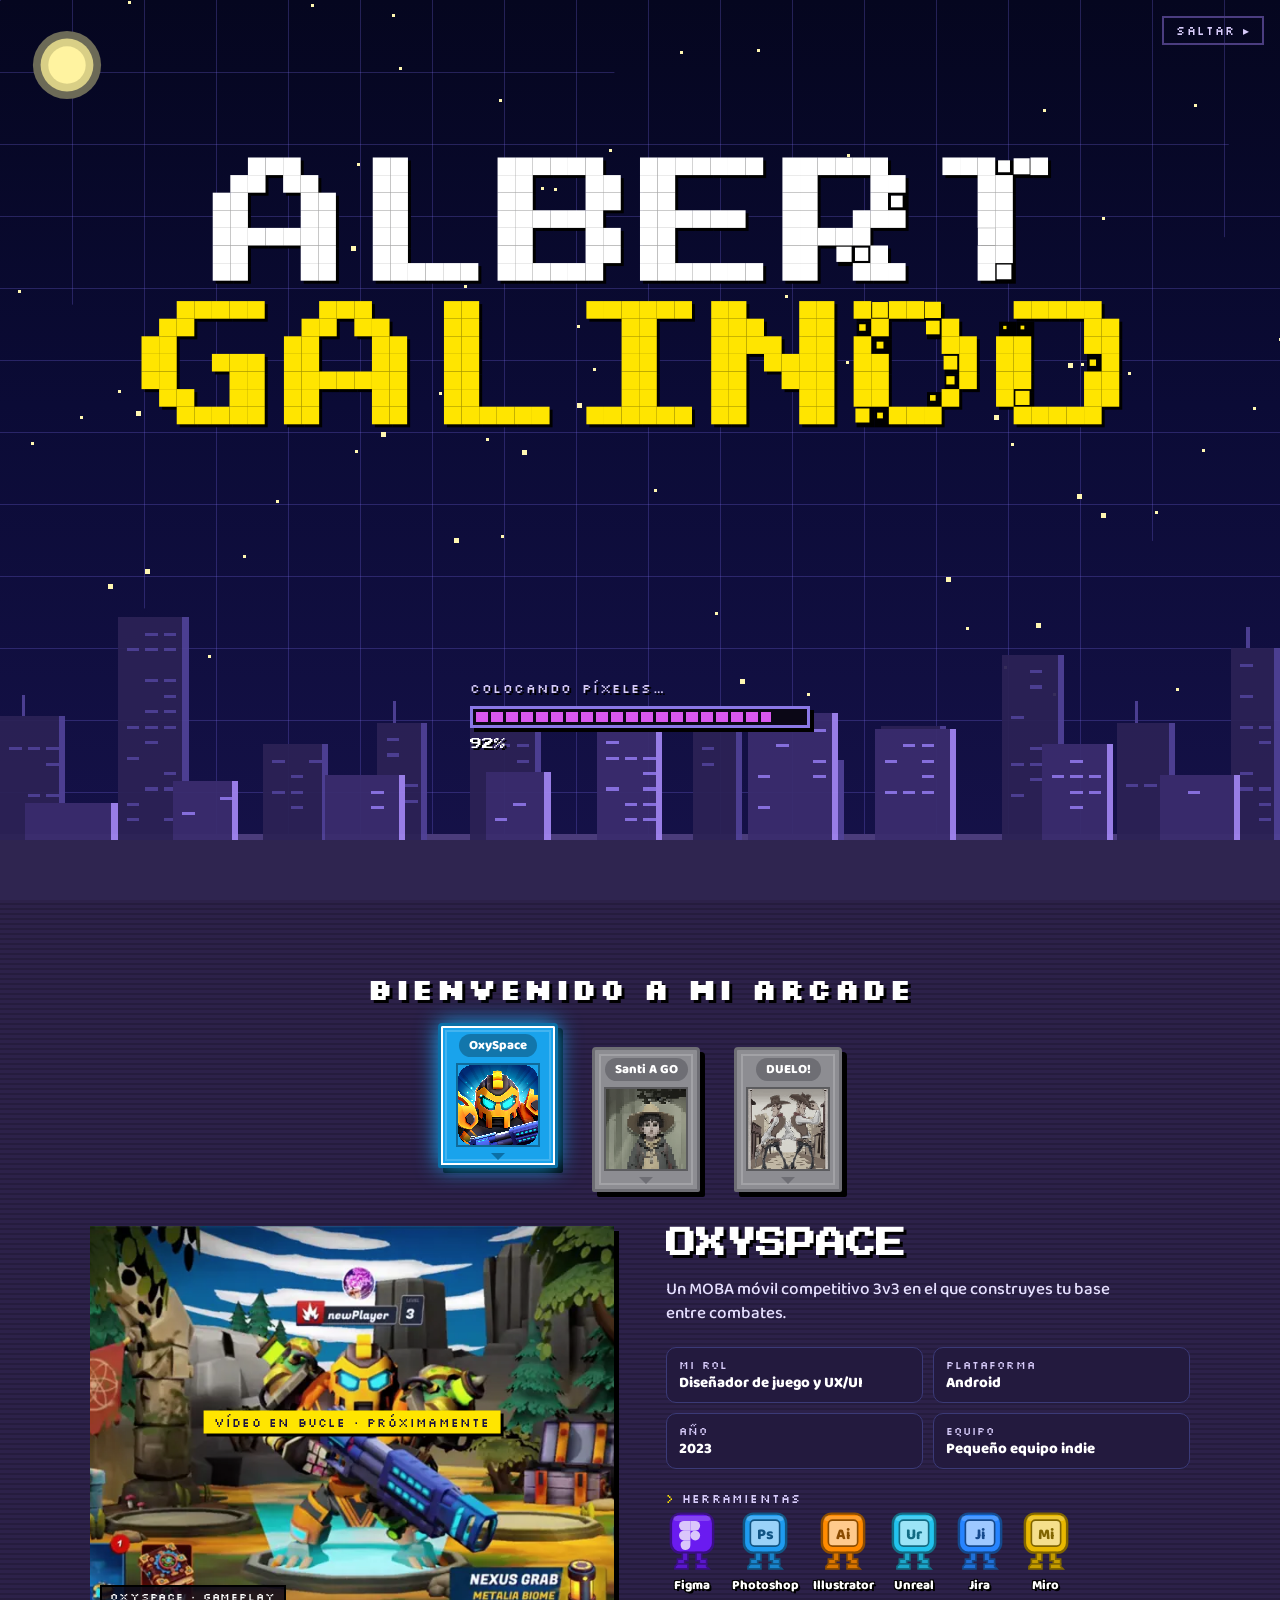
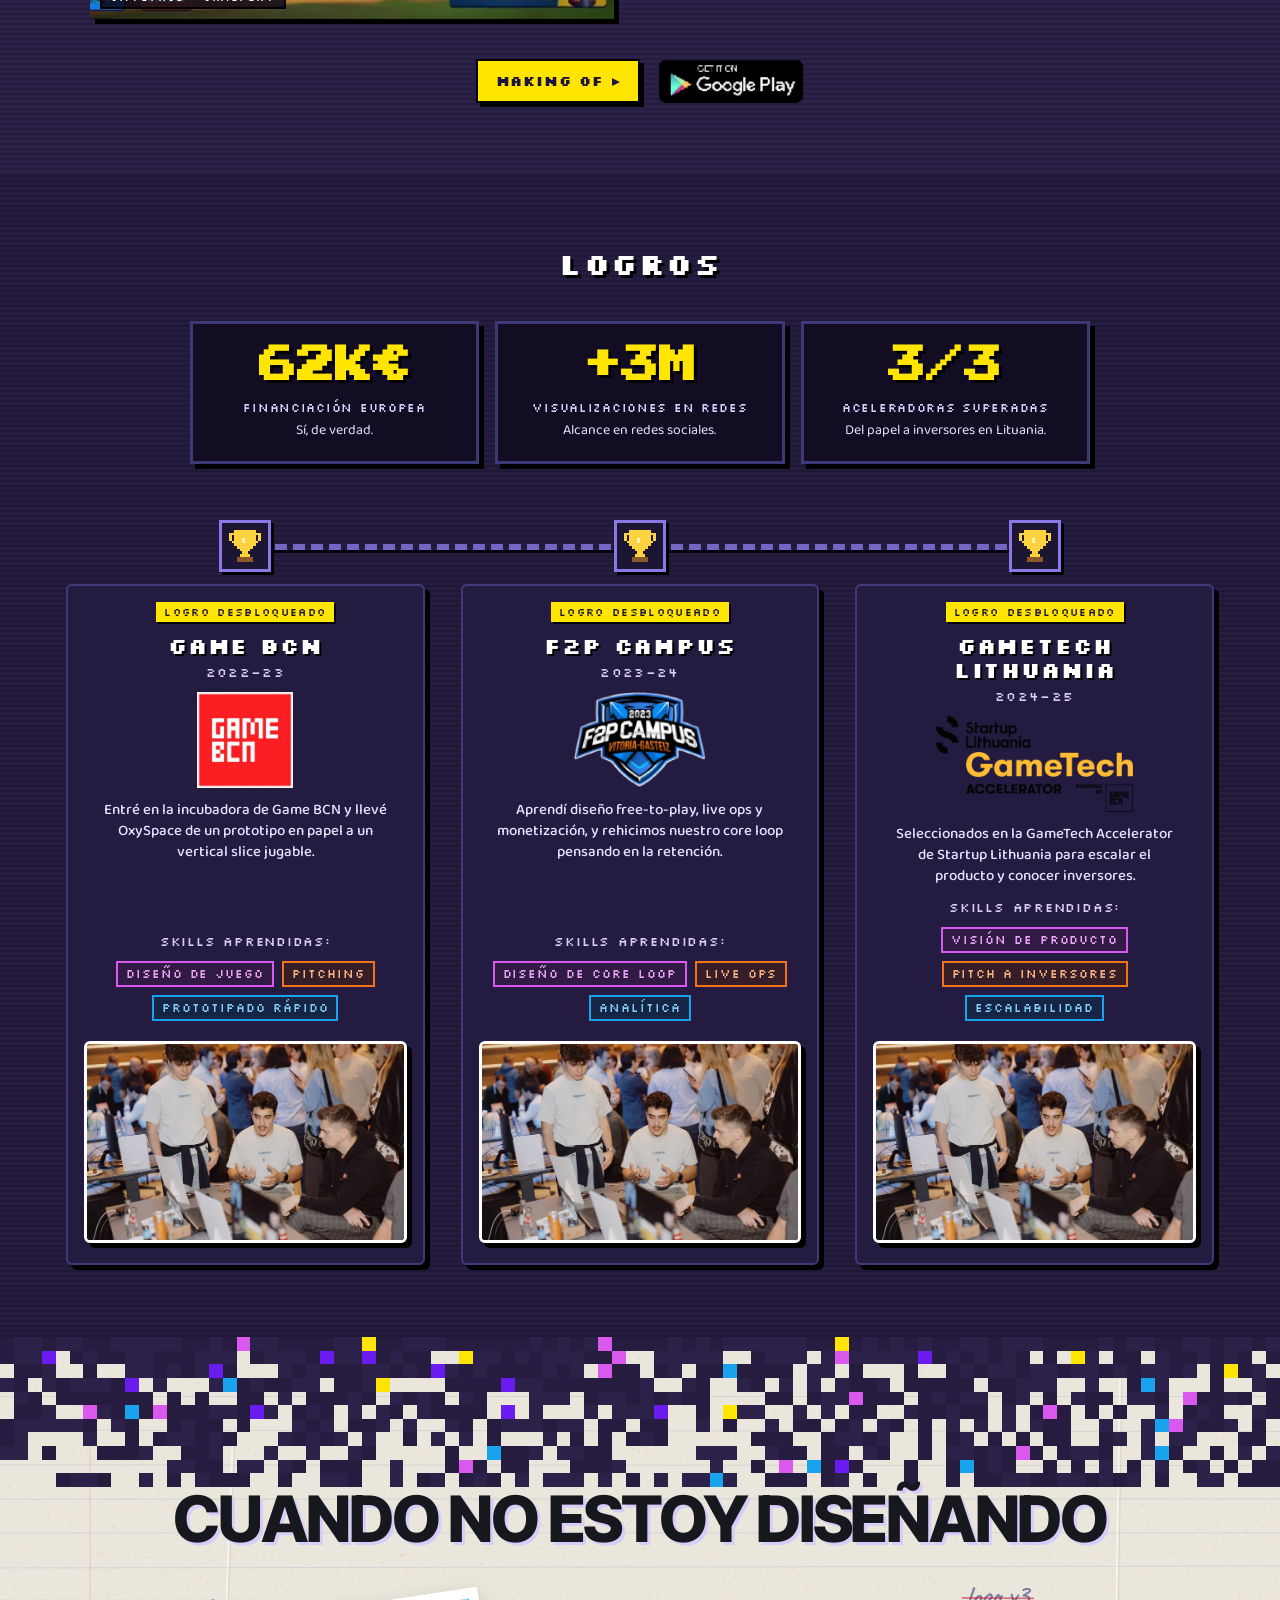
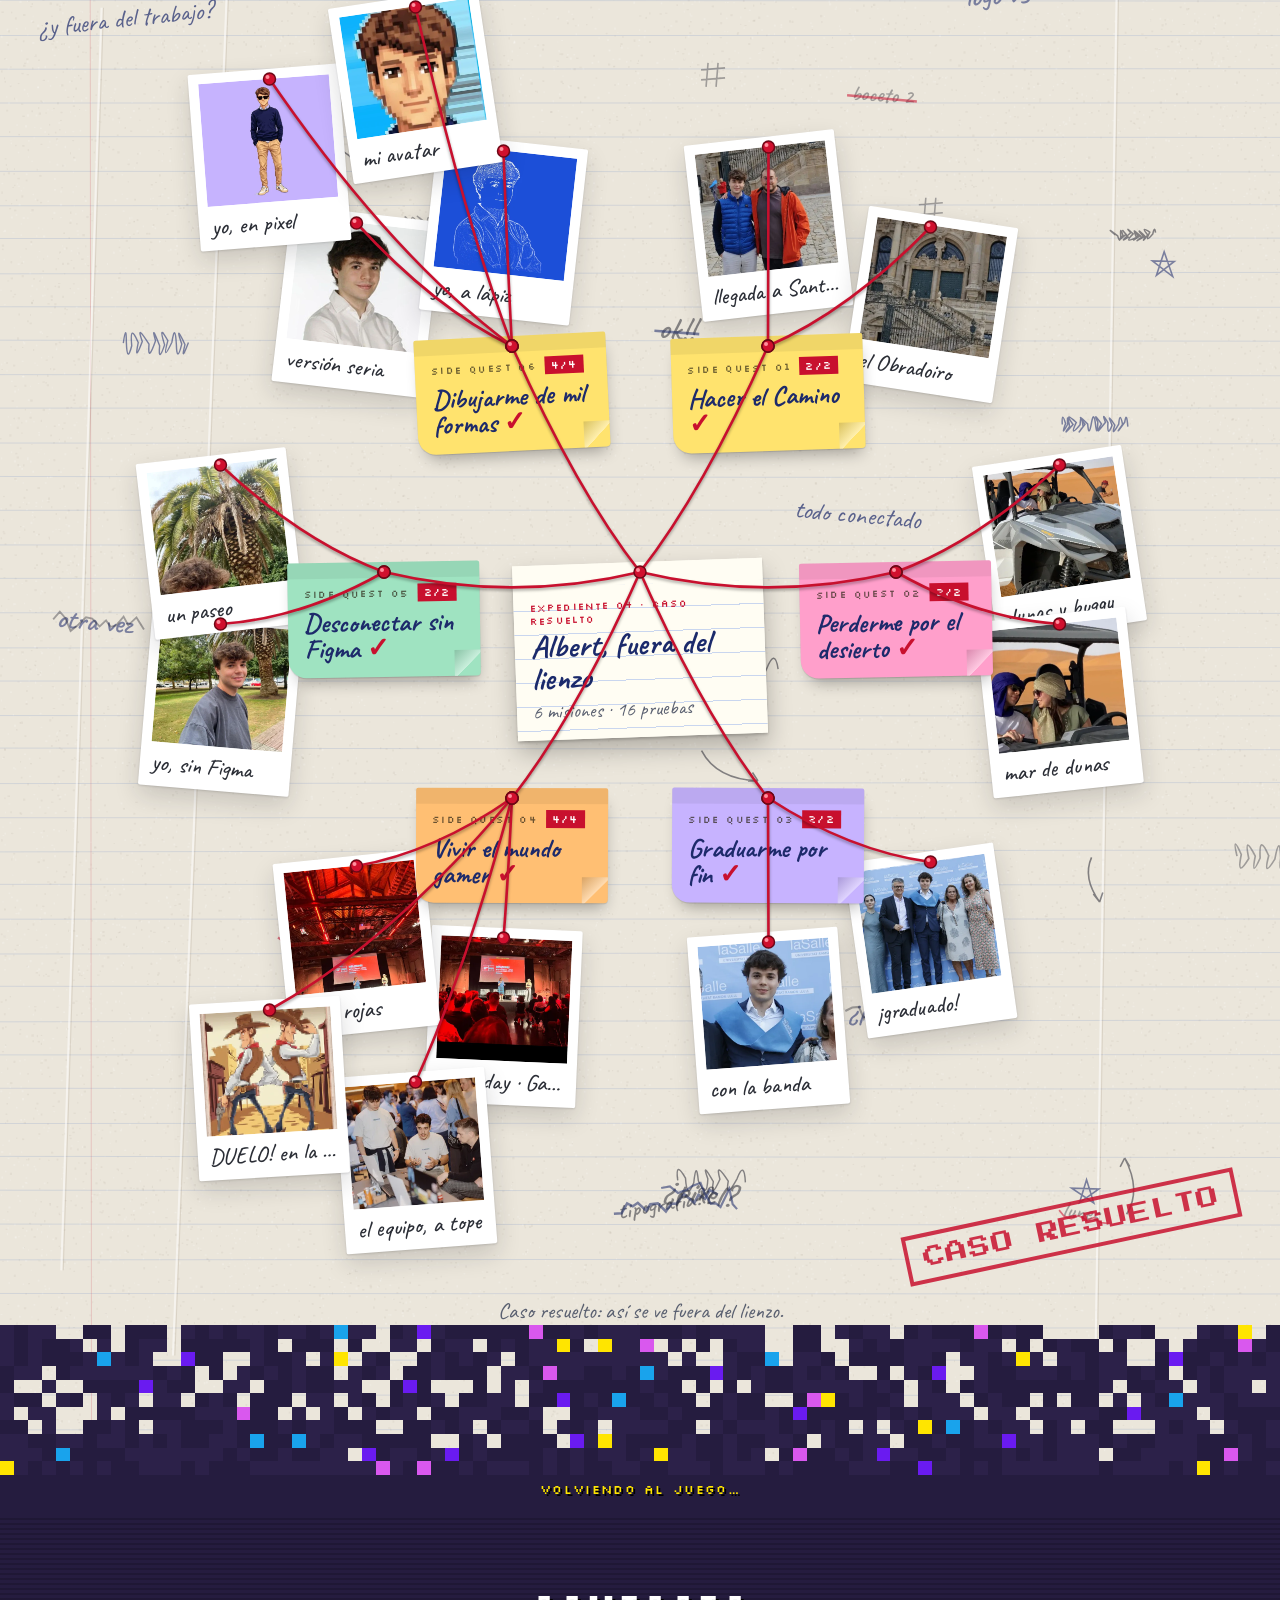
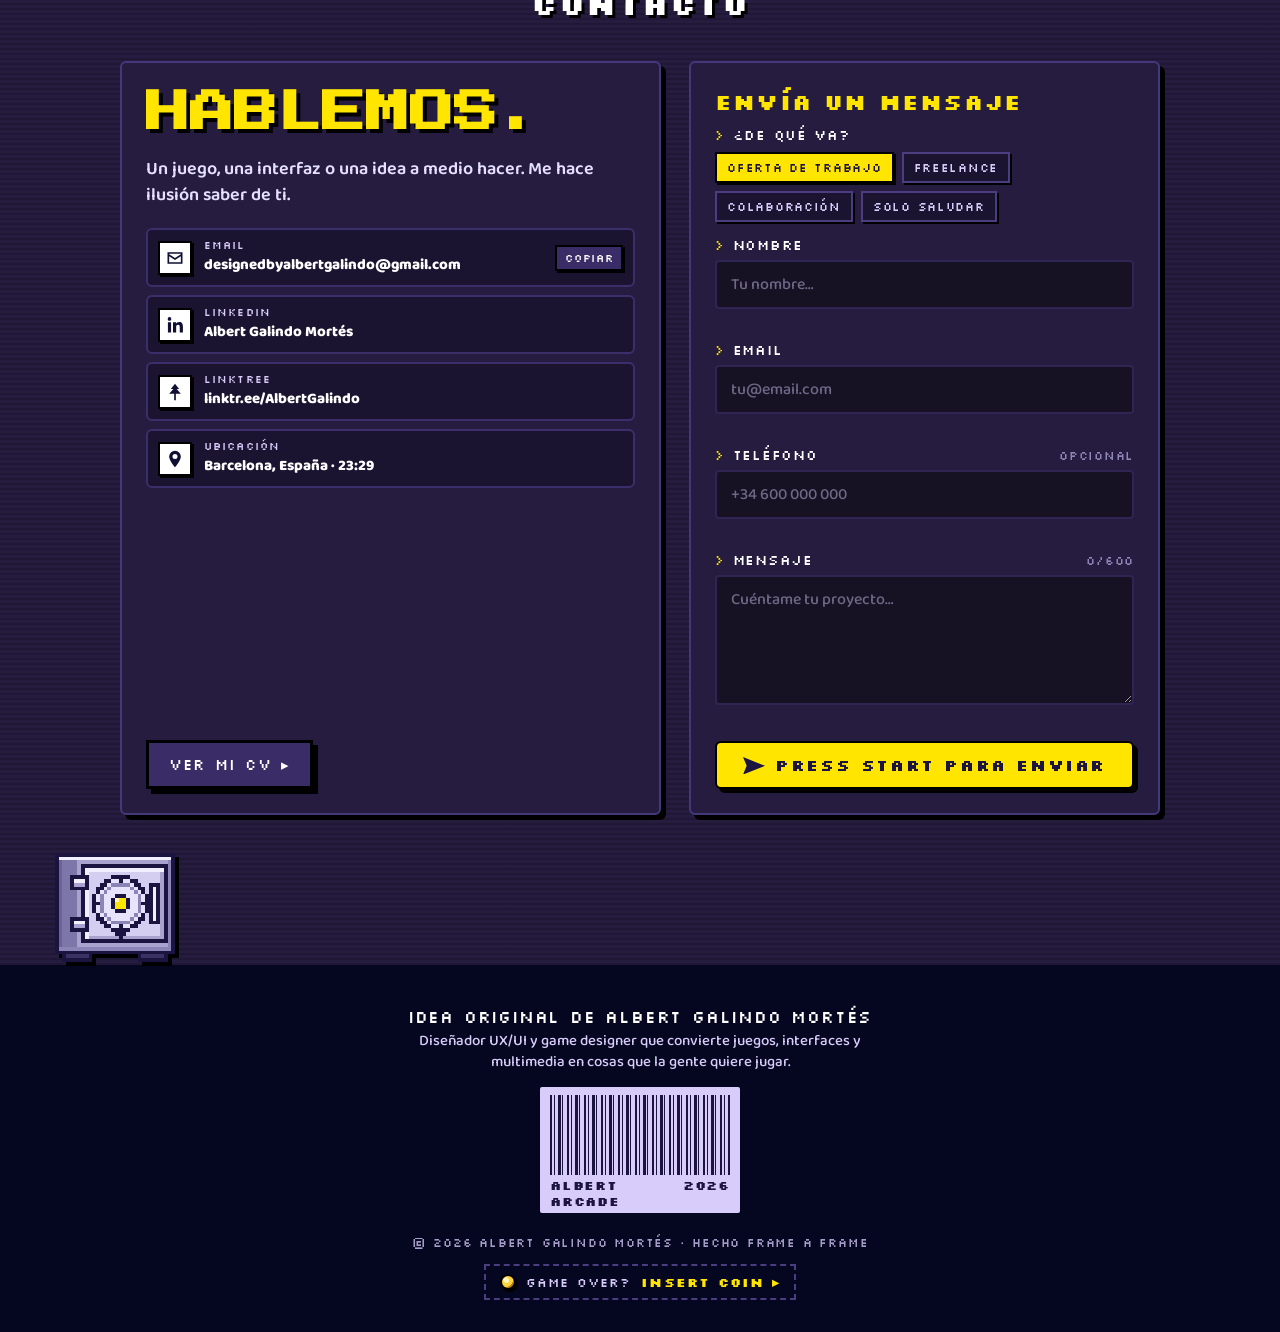
<file: albert-arcade/index.html>
<!doctype html>
<html lang="es">
<head>
<meta charset="utf-8">
<meta name="viewport" content="width=device-width, initial-scale=1, viewport-fit=cover">
<title>DesignedByAlbert</title>
<link rel="preconnect" href="https://fonts.googleapis.com">
<link rel="preconnect" href="https://fonts.gstatic.com" crossorigin>
<link rel="stylesheet" href="https://fonts.googleapis.com/css2?family=Press+Start+2P&family=Silkscreen:wght@400;700&family=Baloo+2:wght@500;600;700;800&family=Inter+Tight:wght@400;500;800&family=IBM+Plex+Mono:wght@400;500&family=Caveat:wght@500;700&display=swap">
<link rel="stylesheet" href="css/styles.css">
<noscript><style>.boot{display:none!important}</style></noscript>
<script src="js/00-failsafe.js"></script>
</head>
<body>
<div class="boot" id="boot" role="status" aria-label="Cargando la web">
  <canvas id="bootCv" aria-hidden="true"></canvas>
  <div class="boot-ui">
    <p class="boot-msg" id="bootMsg">INSERTANDO CARTUCHO…</p>
    <div class="boot-bar"><i id="bootFill"></i></div>
    <p class="boot-pct"><span id="bootPct">0%</span><span id="bootStart">PRESS START</span></p>
  </div>
  <button class="boot-skip" id="bootSkip" type="button">SALTAR ▸</button>
</div>
<script src="js/01-boot.js"></script>


<button class="wm-toggle" id="wmToggle" type="button" aria-controls="wm" aria-expanded="false">▦ MAPA</button>
<nav class="wm" id="wm" aria-label="Mapa de niveles">
  <div class="wm-head"><span>▦ MAPA</span></div>
  <div class="wm-mini" id="wmMini" title="Haz clic para ir a ese punto">
    <div class="wm-inner" id="wmInner"><div class="wm-clone" id="wmClone" aria-hidden="true" inert></div><div class="wm-rect" id="wmRect"></div></div>
    <div class="wm-path" id="wmPath"></div>
  </div>
  <div class="wm-foot"><span id="wmLvl">NIVEL 1</span><span id="wmName">INICIO</span></div>
</nav>

<!-- ============ HERO (igual que DesignedByAlbert) ============ -->
<section class="hero" id="hero" data-agent="¡Hola! Soy Albert. Pulsa «Ver proyectos» para ver mi trabajo.|¿Quieres saber qué estoy construyendo? ¡Mira SantiaGO!">
  <div class="stars" id="stars"></div>
  <div class="cons" aria-hidden="false">
    <svg class="con con-l" data-name="OSA MAYOR" viewBox="0 0 230 110" role="img" aria-label="Constelación de la Osa Mayor">
      <rect class="con-hit" x="-10" y="-10" width="250" height="130"/>
      <g class="con-lines"><path d="M8 34 L58 18 L100 26 L140 44 L144 84 L212 88 L212 36 L140 44"/></g>
      <g class="con-stars"><rect x="5" y="31" width="6" height="6"/><rect x="55" y="15" width="6" height="6"/><rect x="97" y="23" width="6" height="6"/><rect x="137" y="41" width="6" height="6"/><rect x="141" y="81" width="6" height="6"/><rect x="209" y="85" width="6" height="6"/><rect x="209" y="33" width="6" height="6"/></g>
      <text class="con-name" x="110" y="108">OSA MAYOR</text>
    </svg>
    <svg class="con con-r" data-name="CASIOPEA" viewBox="0 0 210 100" role="img" aria-label="Constelación de Casiopea">
      <rect class="con-hit" x="-10" y="-10" width="230" height="120"/>
      <g class="con-lines"><path d="M8 20 L58 66 L104 30 L156 72 L202 14"/></g>
      <g class="con-stars"><rect x="5" y="17" width="6" height="6"/><rect x="55" y="63" width="6" height="6"/><rect x="101" y="27" width="6" height="6"/><rect x="153" y="69" width="6" height="6"/><rect x="199" y="11" width="6" height="6"/></g>
      <text class="con-name" x="105" y="96">CASIOPEA</text>
    </svg>
  </div>
  <div class="moon"></div>
  <div class="haze"></div>
  <div class="skyline"></div>
  <div class="ground"></div>
  <p class="credit">Diseñado por Albert</p>
  <div class="wrap hero-new">
    <h1 class="name"><span class="a">ALBERT</span><span class="g">GALINDO</span></h1>
    <p class="tagline">Diseñador de videojuegos y UX/UI · España</p>
    <a class="now" href="https://santiagoapp.es/" target="_blank" rel="noopener">Actualmente trabajando en <b>SantiaGO!</b></a>
    <div class="hero-actions">
      <a class="btn-cta" href="#arcade">Ver proyectos</a>
      <div class="socials">
        <a href="https://www.linkedin.com/in/albert-galindo-751a87250" target="_blank" rel="noopener" aria-label="LinkedIn"><svg viewBox="0 0 24 24"><path d="M3.5 8.6h3.8V21H3.5V8.6Zm1.9-6.1a2.2 2.2 0 1 1 0 4.4 2.2 2.2 0 0 1 0-4.4ZM9.6 8.6h3.6v1.7h.1c.5-1 1.8-2 3.6-2 3.9 0 4.6 2.5 4.6 5.8V21h-3.8v-6.1c0-1.5 0-3.3-2-3.3s-2.3 1.6-2.3 3.2V21H9.6V8.6Z"/></svg></a>
        <a href="#cv" id="heroCV" role="button" aria-label="Ver mi CV" title="Ver mi CV"><svg viewBox="0 0 24 24"><path d="M5 2h10l5 5v15H5V2Zm9 1.5V8h4.5L14 3.5ZM8 11v2h9v-2H8Zm0 4v2h9v-2H8Zm0-8v2h4V7H8Z"/></svg></a>
      </div>
    </div>
  </div>
</section>

<!-- ============ ARCADE (igual que DesignedByAlbert + herramientas) ============ -->
<section class="arcade sec scan" id="arcade" data-agent="Esta es mi recreativa: cada cartucho es un proyecto. ¡Pasa por uno!|Abajo tienes las herramientas que usé en cada juego.">
  <div class="wrap">
    <div class="title"><h2>BIENVENIDO A MI ARCADE</h2></div>
    <div class="carts" id="carts"></div>
    <div class="tv-set" id="tvSet">
      <div class="tv" id="tvBox">
        <div class="vid" id="vidBox">
          <video id="vid" muted loop autoplay playsinline preload="metadata" aria-label="Vídeo del juego en bucle"></video>
          <img id="vidPoster" alt="">
          <span class="vid-soon" id="vidSoon">VÍDEO EN BUCLE · PRÓXIMAMENTE</span>
          <span class="tv-cap" id="conCap"></span>
        </div>
      </div>
      <div id="projectSlot" class="tv-info"></div>
    </div>
    <div class="cta-row ctas" id="ctaRow"></div>
  </div>
</section>
<div class="cs" id="cs" hidden role="dialog" aria-modal="true" aria-labelledby="csTitle"></div>

<!-- ============ FRAME 03 · LOGROS ============ -->
<section class="sec b scan" id="f03" data-agent="Logros: los hitos donde subí de nivel.|62K€ de fondos europeos. Sí, de verdad.">
  <div class="wrap">
    <div class="title"><h2>LOGROS</h2></div>

    <div class="impact">
      <div><b>62K€</b><span>FINANCIACIÓN EUROPEA</span><em>Sí, de verdad.</em></div>
      <div><b>+3M</b><span>VISUALIZACIONES EN REDES</span><em>Alcance en redes sociales.</em></div>
      <div><b>3/3</b><span>ACELERADORAS SUPERADAS</span><em>Del papel a inversores en Lituania.</em></div>
    </div>

    <div class="ach-grid" id="achGrid"></div>
  </div>
</section>

<!-- ============ el mundo real: solo el mural sale del lila ============ -->
<section class="irl" id="f04" aria-label="Cuando no estoy diseñando" data-agent="¡Hemos salido del juego! Aquí las fotos son de verdad.|Cada foto cuelga de su misión con hilo rojo.|Caso resuelto: esto es lo que hago fuera del lienzo.">
  <canvas class="paper-bg" id="paperBg" aria-hidden="true"></canvas>
  <canvas class="dissolve" id="dTop" aria-hidden="true"></canvas>
  <div class="wrap irl-head"><h2 class="irl-title">CUANDO NO ESTOY DISEÑANDO</h2></div>
  <div class="mural" id="mural" aria-label="Mural de fotos"></div>
  <p class="mural-tip" id="muralTip">Caso resuelto: así se ve fuera del lienzo.</p>
  <div class="reenter"><canvas class="dissolve" id="dBot" aria-hidden="true"></canvas><p>VOLVIENDO AL JUEGO…</p></div>
</section>

<!-- ============ FRAME 05 · CONTACTO ============ -->
<section class="sec b scan" id="f05" data-agent="¿Tienes un juego en mente? Hablemos.">
  <div class="wrap">
    <div class="title"><h2 id="contactTitle">CONTACTO</h2></div>

    <div class="contact-grid">
      <div class="card-in">
        <h3 class="hablemos">HABLEMOS<i>.</i></h3>
        <p class="lead">Un juego, una interfaz o una idea a medio hacer. Me hace ilusión saber de ti.</p>
        <div class="links">
          <div class="link-row"><span class="ic"><svg viewBox="0 0 24 24"><path d="M3 5h18v14H3V5Zm2 2v.5l7 4.5 7-4.5V7H5Zm14 2.8-7 4.5-7-4.5V17h14V9.8Z"/></svg></span><div><small>EMAIL</small><b id="mail">designedbyalbertgalindo@gmail.com</b></div><button class="mini" id="copy" type="button">COPIAR</button></div>
          <div class="link-row"><span class="ic"><svg viewBox="0 0 24 24"><path d="M3.5 8.6h3.8V21H3.5V8.6Zm1.9-6.1a2.2 2.2 0 1 1 0 4.4 2.2 2.2 0 0 1 0-4.4ZM9.6 8.6h3.6v1.7h.1c.5-1 1.8-2 3.6-2 3.9 0 4.6 2.5 4.6 5.8V21h-3.8v-6.1c0-1.5 0-3.3-2-3.3s-2.3 1.6-2.3 3.2V21H9.6V8.6Z"/></svg></span><div><small>LINKEDIN</small><a href="https://www.linkedin.com/in/albert-galindo-751a87250" target="_blank" rel="noopener">Albert Galindo Mortés</a></div></div>
          <div class="link-row"><span class="ic"><svg viewBox="0 0 24 24"><path d="M12 2 17 8.5h-3L19 14H5l5-5.5H7L12 2Zm-1 12h2v8h-2v-8Z"/></svg></span><div><small>LINKTREE</small><a href="https://linktr.ee/AlbertGalindo" target="_blank" rel="noopener">linktr.ee/AlbertGalindo</a></div></div>
          <div class="link-row"><span class="ic"><svg viewBox="0 0 24 24"><path d="M12 2a7 7 0 0 1 7 7c0 5-7 13-7 13S5 14 5 9a7 7 0 0 1 7-7Zm0 4a3 3 0 1 0 0 6 3 3 0 0 0 0-6Z"/></svg></span><div><small>UBICACIÓN</small><b>Barcelona, España · <span id="clock">--:--</span></b></div></div>
        </div>
        <div class="actions" style="justify-content:flex-start;margin-top:auto">
          <button class="btn ghost" type="button" id="openCV">Ver mi CV ▸</button>
        </div>
      </div>

      <div class="card-in" id="formBox">
        <form id="form" novalidate>
          <h3>ENVÍA UN MENSAJE</h3>
          <input type="checkbox" name="botcheck" tabindex="-1" autocomplete="off" style="display:none" aria-hidden="true">
          <fieldset class="topics">
            <legend>¿De qué va?</legend>
            <label><input type="radio" name="topic" id="t-job" value="Oferta de trabajo" checked><span>OFERTA DE TRABAJO</span></label>
            <label><input type="radio" name="topic" id="t-free" value="Freelance"><span>FREELANCE</span></label>
            <label><input type="radio" name="topic" id="t-collab" value="Colaboración"><span>COLABORACIÓN</span></label>
            <label><input type="radio" name="topic" id="t-hi" value="Solo saludar"><span>SOLO SALUDAR</span></label>
          </fieldset>
          <div class="lab"><label for="f-name">Nombre</label></div>
          <input id="f-name" name="name" placeholder="Tu nombre…" autocomplete="name" required>
          <span class="err" id="e-name"></span>
          <div class="lab"><label for="f-mail">Email</label></div>
          <input id="f-mail" name="email" type="email" placeholder="tu@email.com" autocomplete="email" required>
          <span class="err" id="e-mail"></span>
          <div class="lab"><label for="f-phone">Teléfono</label><small>OPCIONAL</small></div>
          <input id="f-phone" name="phone" type="tel" placeholder="+34 600 000 000" autocomplete="tel" inputmode="tel">
          <span class="err" id="e-phone"></span>
          <div class="lab"><label for="f-msg">Mensaje</label><small id="count">0/600</small></div>
          <textarea id="f-msg" name="message" maxlength="600" placeholder="Cuéntame tu proyecto…" required></textarea>
          <span class="err" id="e-msg"></span>
          <button class="send" type="submit"><svg viewBox="0 0 30 24"><path d="M0 0l30 12L0 24l5-12z"/></svg><span>PRESS START PARA ENVIAR</span></button>
        </form>
      </div>
    </div>

      </div>
    </div>
  </div>
<button class="vault" id="vaultBtn" type="button" aria-label="Una caja fuerte cerrada"><svg class="safe-svg" viewBox="0 0 34 31" shape-rendering="crispEdges" aria-hidden="true"><rect x="1" y="1" width="32" height="1" fill="#1b1340"/><rect x="1" y="2" width="1" height="1" fill="#1b1340"/><rect x="2" y="2" width="30" height="1" fill="#f1eeff"/><rect x="32" y="2" width="1" height="1" fill="#1b1340"/><rect x="1" y="3" width="1" height="1" fill="#1b1340"/><rect x="2" y="3" width="1" height="1" fill="#6a6396"/><rect x="3" y="3" width="4" height="1" fill="#7d76a8"/><rect x="7" y="3" width="24" height="1" fill="#a9a2cf"/><rect x="31" y="3" width="1" height="1" fill="#8b84b6"/><rect x="32" y="3" width="1" height="1" fill="#1b1340"/><rect x="1" y="4" width="1" height="1" fill="#1b1340"/><rect x="2" y="4" width="1" height="1" fill="#6a6396"/><rect x="3" y="4" width="4" height="1" fill="#7d76a8"/><rect x="7" y="4" width="1" height="1" fill="#a9a2cf"/><rect x="8" y="4" width="23" height="1" fill="#1b1340"/><rect x="31" y="4" width="1" height="1" fill="#8b84b6"/><rect x="32" y="4" width="1" height="1" fill="#1b1340"/><rect x="1" y="5" width="1" height="1" fill="#1b1340"/><rect x="2" y="5" width="1" height="1" fill="#6a6396"/><rect x="3" y="5" width="4" height="1" fill="#7d76a8"/><rect x="7" y="5" width="1" height="1" fill="#a9a2cf"/><rect x="8" y="5" width="1" height="1" fill="#1b1340"/><rect x="9" y="5" width="21" height="1" fill="#f1eeff"/><rect x="30" y="5" width="1" height="1" fill="#1b1340"/><rect x="31" y="5" width="1" height="1" fill="#8b84b6"/><rect x="32" y="5" width="1" height="1" fill="#1b1340"/><rect x="1" y="6" width="1" height="1" fill="#1b1340"/><rect x="2" y="6" width="1" height="1" fill="#6a6396"/><rect x="3" y="6" width="4" height="1" fill="#7d76a8"/><rect x="7" y="6" width="1" height="1" fill="#a9a2cf"/><rect x="8" y="6" width="1" height="1" fill="#1b1340"/><rect x="9" y="6" width="1" height="1" fill="#f1eeff"/><rect x="10" y="6" width="19" height="1" fill="#d4cff0"/><rect x="29" y="6" width="1" height="1" fill="#a9a2cf"/><rect x="30" y="6" width="1" height="1" fill="#1b1340"/><rect x="31" y="6" width="1" height="1" fill="#8b84b6"/><rect x="32" y="6" width="1" height="1" fill="#1b1340"/><rect x="1" y="7" width="1" height="1" fill="#1b1340"/><rect x="2" y="7" width="1" height="1" fill="#6a6396"/><rect x="3" y="7" width="2" height="1" fill="#7d76a8"/><rect x="5" y="7" width="5" height="1" fill="#1b1340"/><rect x="10" y="7" width="6" height="1" fill="#d4cff0"/><rect x="16" y="7" width="5" height="1" fill="#1b1340"/><rect x="21" y="7" width="8" height="1" fill="#d4cff0"/><rect x="29" y="7" width="1" height="1" fill="#a9a2cf"/><rect x="30" y="7" width="1" height="1" fill="#1b1340"/><rect x="31" y="7" width="1" height="1" fill="#8b84b6"/><rect x="32" y="7" width="1" height="1" fill="#1b1340"/><rect x="1" y="8" width="1" height="1" fill="#1b1340"/><rect x="2" y="8" width="1" height="1" fill="#6a6396"/><rect x="3" y="8" width="2" height="1" fill="#7d76a8"/><rect x="5" y="8" width="1" height="1" fill="#1b1340"/><rect x="6" y="8" width="3" height="1" fill="#f1eeff"/><rect x="9" y="8" width="1" height="1" fill="#1b1340"/><rect x="10" y="8" width="4" height="1" fill="#d4cff0"/><rect x="14" y="8" width="2" height="1" fill="#1b1340"/><rect x="16" y="8" width="2" height="1" fill="#e7e3fb"/><rect x="18" y="8" width="1" height="1" fill="#1b1340"/><rect x="19" y="8" width="2" height="1" fill="#e7e3fb"/><rect x="21" y="8" width="2" height="1" fill="#1b1340"/><rect x="23" y="8" width="6" height="1" fill="#d4cff0"/><rect x="29" y="8" width="1" height="1" fill="#a9a2cf"/><rect x="30" y="8" width="1" height="1" fill="#1b1340"/><rect x="31" y="8" width="1" height="1" fill="#8b84b6"/><rect x="32" y="8" width="1" height="1" fill="#1b1340"/><rect x="1" y="9" width="1" height="1" fill="#1b1340"/><rect x="2" y="9" width="1" height="1" fill="#6a6396"/><rect x="3" y="9" width="2" height="1" fill="#7d76a8"/><rect x="5" y="9" width="1" height="1" fill="#1b1340"/><rect x="6" y="9" width="3" height="1" fill="#a9a2cf"/><rect x="9" y="9" width="1" height="1" fill="#1b1340"/><rect x="10" y="9" width="3" height="1" fill="#d4cff0"/><rect x="13" y="9" width="2" height="1" fill="#1b1340"/><rect x="15" y="9" width="1" height="1" fill="#e7e3fb"/><rect x="16" y="9" width="5" height="1" fill="#8b84b6"/><rect x="21" y="9" width="1" height="1" fill="#e7e3fb"/><rect x="22" y="9" width="2" height="1" fill="#1b1340"/><rect x="24" y="9" width="2" height="1" fill="#d4cff0"/><rect x="26" y="9" width="3" height="1" fill="#1b1340"/><rect x="29" y="9" width="1" height="1" fill="#a9a2cf"/><rect x="30" y="9" width="1" height="1" fill="#1b1340"/><rect x="31" y="9" width="1" height="1" fill="#8b84b6"/><rect x="32" y="9" width="1" height="1" fill="#1b1340"/><rect x="1" y="10" width="1" height="1" fill="#1b1340"/><rect x="2" y="10" width="1" height="1" fill="#6a6396"/><rect x="3" y="10" width="2" height="1" fill="#7d76a8"/><rect x="5" y="10" width="5" height="1" fill="#1b1340"/><rect x="10" y="10" width="2" height="1" fill="#d4cff0"/><rect x="12" y="10" width="2" height="1" fill="#1b1340"/><rect x="14" y="10" width="1" height="1" fill="#e7e3fb"/><rect x="15" y="10" width="1" height="1" fill="#8b84b6"/><rect x="16" y="10" width="5" height="1" fill="#e7e3fb"/><rect x="21" y="10" width="1" height="1" fill="#8b84b6"/><rect x="22" y="10" width="1" height="1" fill="#e7e3fb"/><rect x="23" y="10" width="2" height="1" fill="#1b1340"/><rect x="25" y="10" width="1" height="1" fill="#d4cff0"/><rect x="26" y="10" width="1" height="1" fill="#1b1340"/><rect x="27" y="10" width="1" height="1" fill="#f1eeff"/><rect x="28" y="10" width="1" height="1" fill="#1b1340"/><rect x="29" y="10" width="1" height="1" fill="#a9a2cf"/><rect x="30" y="10" width="1" height="1" fill="#1b1340"/><rect x="31" y="10" width="1" height="1" fill="#8b84b6"/><rect x="32" y="10" width="1" height="1" fill="#1b1340"/><rect x="1" y="11" width="1" height="1" fill="#1b1340"/><rect x="2" y="11" width="1" height="1" fill="#6a6396"/><rect x="3" y="11" width="4" height="1" fill="#7d76a8"/><rect x="7" y="11" width="1" height="1" fill="#a9a2cf"/><rect x="8" y="11" width="1" height="1" fill="#1b1340"/><rect x="9" y="11" width="1" height="1" fill="#f1eeff"/><rect x="10" y="11" width="2" height="1" fill="#d4cff0"/><rect x="12" y="11" width="1" height="1" fill="#1b1340"/><rect x="13" y="11" width="1" height="1" fill="#e7e3fb"/><rect x="14" y="11" width="1" height="1" fill="#8b84b6"/><rect x="15" y="11" width="7" height="1" fill="#e7e3fb"/><rect x="22" y="11" width="1" height="1" fill="#8b84b6"/><rect x="23" y="11" width="1" height="1" fill="#e7e3fb"/><rect x="24" y="11" width="1" height="1" fill="#1b1340"/><rect x="25" y="11" width="1" height="1" fill="#d4cff0"/><rect x="26" y="11" width="1" height="1" fill="#1b1340"/><rect x="27" y="11" width="1" height="1" fill="#f1eeff"/><rect x="28" y="11" width="1" height="1" fill="#1b1340"/><rect x="29" y="11" width="1" height="1" fill="#a9a2cf"/><rect x="30" y="11" width="1" height="1" fill="#1b1340"/><rect x="31" y="11" width="1" height="1" fill="#8b84b6"/><rect x="32" y="11" width="1" height="1" fill="#1b1340"/><rect x="1" y="12" width="1" height="1" fill="#1b1340"/><rect x="2" y="12" width="1" height="1" fill="#6a6396"/><rect x="3" y="12" width="4" height="1" fill="#7d76a8"/><rect x="7" y="12" width="1" height="1" fill="#a9a2cf"/><rect x="8" y="12" width="1" height="1" fill="#1b1340"/><rect x="9" y="12" width="1" height="1" fill="#f1eeff"/><rect x="10" y="12" width="1" height="1" fill="#d4cff0"/><rect x="11" y="12" width="1" height="1" fill="#1b1340"/><rect x="12" y="12" width="1" height="1" fill="#e7e3fb"/><rect x="13" y="12" width="1" height="1" fill="#8b84b6"/><rect x="14" y="12" width="3" height="1" fill="#e7e3fb"/><rect x="17" y="12" width="3" height="1" fill="#1b1340"/><rect x="20" y="12" width="3" height="1" fill="#e7e3fb"/><rect x="23" y="12" width="1" height="1" fill="#8b84b6"/><rect x="24" y="12" width="1" height="1" fill="#e7e3fb"/><rect x="25" y="12" width="2" height="1" fill="#1b1340"/><rect x="27" y="12" width="1" height="1" fill="#f1eeff"/><rect x="28" y="12" width="1" height="1" fill="#1b1340"/><rect x="29" y="12" width="1" height="1" fill="#a9a2cf"/><rect x="30" y="12" width="1" height="1" fill="#1b1340"/><rect x="31" y="12" width="1" height="1" fill="#8b84b6"/><rect x="32" y="12" width="1" height="1" fill="#1b1340"/><rect x="1" y="13" width="1" height="1" fill="#1b1340"/><rect x="2" y="13" width="1" height="1" fill="#6a6396"/><rect x="3" y="13" width="4" height="1" fill="#7d76a8"/><rect x="7" y="13" width="1" height="1" fill="#a9a2cf"/><rect x="8" y="13" width="1" height="1" fill="#1b1340"/><rect x="9" y="13" width="1" height="1" fill="#f1eeff"/><rect x="10" y="13" width="1" height="1" fill="#d4cff0"/><rect x="11" y="13" width="1" height="1" fill="#1b1340"/><rect x="12" y="13" width="1" height="1" fill="#e7e3fb"/><rect x="13" y="13" width="1" height="1" fill="#8b84b6"/><rect x="14" y="13" width="2" height="1" fill="#e7e3fb"/><rect x="16" y="13" width="1" height="1" fill="#1b1340"/><rect x="17" y="13" width="1" height="1" fill="#fff7b2"/><rect x="18" y="13" width="2" height="1" fill="#ffe500"/><rect x="20" y="13" width="1" height="1" fill="#1b1340"/><rect x="21" y="13" width="2" height="1" fill="#e7e3fb"/><rect x="23" y="13" width="1" height="1" fill="#8b84b6"/><rect x="24" y="13" width="1" height="1" fill="#e7e3fb"/><rect x="25" y="13" width="2" height="1" fill="#1b1340"/><rect x="27" y="13" width="1" height="1" fill="#f1eeff"/><rect x="28" y="13" width="1" height="1" fill="#1b1340"/><rect x="29" y="13" width="1" height="1" fill="#a9a2cf"/><rect x="30" y="13" width="1" height="1" fill="#1b1340"/><rect x="31" y="13" width="1" height="1" fill="#8b84b6"/><rect x="32" y="13" width="1" height="1" fill="#1b1340"/><rect x="1" y="14" width="1" height="1" fill="#1b1340"/><rect x="2" y="14" width="1" height="1" fill="#6a6396"/><rect x="3" y="14" width="4" height="1" fill="#7d76a8"/><rect x="7" y="14" width="1" height="1" fill="#a9a2cf"/><rect x="8" y="14" width="1" height="1" fill="#1b1340"/><rect x="9" y="14" width="1" height="1" fill="#f1eeff"/><rect x="10" y="14" width="1" height="1" fill="#d4cff0"/><rect x="11" y="14" width="2" height="1" fill="#1b1340"/><rect x="13" y="14" width="1" height="1" fill="#8b84b6"/><rect x="14" y="14" width="2" height="1" fill="#e7e3fb"/><rect x="16" y="14" width="1" height="1" fill="#1b1340"/><rect x="17" y="14" width="3" height="1" fill="#ffe500"/><rect x="20" y="14" width="1" height="1" fill="#1b1340"/><rect x="21" y="14" width="2" height="1" fill="#e7e3fb"/><rect x="23" y="14" width="1" height="1" fill="#8b84b6"/><rect x="24" y="14" width="3" height="1" fill="#1b1340"/><rect x="27" y="14" width="1" height="1" fill="#f1eeff"/><rect x="28" y="14" width="1" height="1" fill="#1b1340"/><rect x="29" y="14" width="1" height="1" fill="#a9a2cf"/><rect x="30" y="14" width="1" height="1" fill="#1b1340"/><rect x="31" y="14" width="1" height="1" fill="#8b84b6"/><rect x="32" y="14" width="1" height="1" fill="#1b1340"/><rect x="1" y="15" width="1" height="1" fill="#1b1340"/><rect x="2" y="15" width="1" height="1" fill="#6a6396"/><rect x="3" y="15" width="4" height="1" fill="#7d76a8"/><rect x="7" y="15" width="1" height="1" fill="#a9a2cf"/><rect x="8" y="15" width="1" height="1" fill="#1b1340"/><rect x="9" y="15" width="1" height="1" fill="#f1eeff"/><rect x="10" y="15" width="1" height="1" fill="#d4cff0"/><rect x="11" y="15" width="1" height="1" fill="#1b1340"/><rect x="12" y="15" width="1" height="1" fill="#e7e3fb"/><rect x="13" y="15" width="1" height="1" fill="#8b84b6"/><rect x="14" y="15" width="2" height="1" fill="#e7e3fb"/><rect x="16" y="15" width="1" height="1" fill="#1b1340"/><rect x="17" y="15" width="3" height="1" fill="#ffe500"/><rect x="20" y="15" width="1" height="1" fill="#1b1340"/><rect x="21" y="15" width="2" height="1" fill="#e7e3fb"/><rect x="23" y="15" width="1" height="1" fill="#8b84b6"/><rect x="24" y="15" width="1" height="1" fill="#e7e3fb"/><rect x="25" y="15" width="2" height="1" fill="#1b1340"/><rect x="27" y="15" width="1" height="1" fill="#f1eeff"/><rect x="28" y="15" width="1" height="1" fill="#1b1340"/><rect x="29" y="15" width="1" height="1" fill="#a9a2cf"/><rect x="30" y="15" width="1" height="1" fill="#1b1340"/><rect x="31" y="15" width="1" height="1" fill="#8b84b6"/><rect x="32" y="15" width="1" height="1" fill="#1b1340"/><rect x="1" y="16" width="1" height="1" fill="#1b1340"/><rect x="2" y="16" width="1" height="1" fill="#6a6396"/><rect x="3" y="16" width="4" height="1" fill="#7d76a8"/><rect x="7" y="16" width="1" height="1" fill="#a9a2cf"/><rect x="8" y="16" width="1" height="1" fill="#1b1340"/><rect x="9" y="16" width="1" height="1" fill="#f1eeff"/><rect x="10" y="16" width="1" height="1" fill="#d4cff0"/><rect x="11" y="16" width="1" height="1" fill="#1b1340"/><rect x="12" y="16" width="1" height="1" fill="#e7e3fb"/><rect x="13" y="16" width="1" height="1" fill="#8b84b6"/><rect x="14" y="16" width="3" height="1" fill="#e7e3fb"/><rect x="17" y="16" width="3" height="1" fill="#1b1340"/><rect x="20" y="16" width="3" height="1" fill="#e7e3fb"/><rect x="23" y="16" width="1" height="1" fill="#8b84b6"/><rect x="24" y="16" width="1" height="1" fill="#e7e3fb"/><rect x="25" y="16" width="2" height="1" fill="#1b1340"/><rect x="27" y="16" width="1" height="1" fill="#f1eeff"/><rect x="28" y="16" width="1" height="1" fill="#1b1340"/><rect x="29" y="16" width="1" height="1" fill="#a9a2cf"/><rect x="30" y="16" width="1" height="1" fill="#1b1340"/><rect x="31" y="16" width="1" height="1" fill="#8b84b6"/><rect x="32" y="16" width="1" height="1" fill="#1b1340"/><rect x="1" y="17" width="1" height="1" fill="#1b1340"/><rect x="2" y="17" width="1" height="1" fill="#6a6396"/><rect x="3" y="17" width="4" height="1" fill="#7d76a8"/><rect x="7" y="17" width="1" height="1" fill="#a9a2cf"/><rect x="8" y="17" width="1" height="1" fill="#1b1340"/><rect x="9" y="17" width="1" height="1" fill="#f1eeff"/><rect x="10" y="17" width="2" height="1" fill="#d4cff0"/><rect x="12" y="17" width="1" height="1" fill="#1b1340"/><rect x="13" y="17" width="1" height="1" fill="#e7e3fb"/><rect x="14" y="17" width="1" height="1" fill="#8b84b6"/><rect x="15" y="17" width="7" height="1" fill="#e7e3fb"/><rect x="22" y="17" width="1" height="1" fill="#8b84b6"/><rect x="23" y="17" width="1" height="1" fill="#e7e3fb"/><rect x="24" y="17" width="1" height="1" fill="#1b1340"/><rect x="25" y="17" width="1" height="1" fill="#d4cff0"/><rect x="26" y="17" width="1" height="1" fill="#1b1340"/><rect x="27" y="17" width="1" height="1" fill="#f1eeff"/><rect x="28" y="17" width="1" height="1" fill="#1b1340"/><rect x="29" y="17" width="1" height="1" fill="#a9a2cf"/><rect x="30" y="17" width="1" height="1" fill="#1b1340"/><rect x="31" y="17" width="1" height="1" fill="#8b84b6"/><rect x="32" y="17" width="1" height="1" fill="#1b1340"/><rect x="1" y="18" width="1" height="1" fill="#1b1340"/><rect x="2" y="18" width="1" height="1" fill="#6a6396"/><rect x="3" y="18" width="2" height="1" fill="#7d76a8"/><rect x="5" y="18" width="5" height="1" fill="#1b1340"/><rect x="10" y="18" width="2" height="1" fill="#d4cff0"/><rect x="12" y="18" width="2" height="1" fill="#1b1340"/><rect x="14" y="18" width="1" height="1" fill="#e7e3fb"/><rect x="15" y="18" width="1" height="1" fill="#8b84b6"/><rect x="16" y="18" width="5" height="1" fill="#e7e3fb"/><rect x="21" y="18" width="1" height="1" fill="#8b84b6"/><rect x="22" y="18" width="1" height="1" fill="#e7e3fb"/><rect x="23" y="18" width="2" height="1" fill="#1b1340"/><rect x="25" y="18" width="1" height="1" fill="#d4cff0"/><rect x="26" y="18" width="1" height="1" fill="#1b1340"/><rect x="27" y="18" width="1" height="1" fill="#f1eeff"/><rect x="28" y="18" width="1" height="1" fill="#1b1340"/><rect x="29" y="18" width="1" height="1" fill="#a9a2cf"/><rect x="30" y="18" width="1" height="1" fill="#1b1340"/><rect x="31" y="18" width="1" height="1" fill="#8b84b6"/><rect x="32" y="18" width="1" height="1" fill="#1b1340"/><rect x="1" y="19" width="1" height="1" fill="#1b1340"/><rect x="2" y="19" width="1" height="1" fill="#6a6396"/><rect x="3" y="19" width="2" height="1" fill="#7d76a8"/><rect x="5" y="19" width="1" height="1" fill="#1b1340"/><rect x="6" y="19" width="3" height="1" fill="#f1eeff"/><rect x="9" y="19" width="1" height="1" fill="#1b1340"/><rect x="10" y="19" width="3" height="1" fill="#d4cff0"/><rect x="13" y="19" width="2" height="1" fill="#1b1340"/><rect x="15" y="19" width="1" height="1" fill="#e7e3fb"/><rect x="16" y="19" width="5" height="1" fill="#8b84b6"/><rect x="21" y="19" width="1" height="1" fill="#e7e3fb"/><rect x="22" y="19" width="2" height="1" fill="#1b1340"/><rect x="24" y="19" width="2" height="1" fill="#d4cff0"/><rect x="26" y="19" width="3" height="1" fill="#1b1340"/><rect x="29" y="19" width="1" height="1" fill="#a9a2cf"/><rect x="30" y="19" width="1" height="1" fill="#1b1340"/><rect x="31" y="19" width="1" height="1" fill="#8b84b6"/><rect x="32" y="19" width="1" height="1" fill="#1b1340"/><rect x="1" y="20" width="1" height="1" fill="#1b1340"/><rect x="2" y="20" width="1" height="1" fill="#6a6396"/><rect x="3" y="20" width="2" height="1" fill="#7d76a8"/><rect x="5" y="20" width="1" height="1" fill="#1b1340"/><rect x="6" y="20" width="3" height="1" fill="#a9a2cf"/><rect x="9" y="20" width="1" height="1" fill="#1b1340"/><rect x="10" y="20" width="4" height="1" fill="#d4cff0"/><rect x="14" y="20" width="2" height="1" fill="#1b1340"/><rect x="16" y="20" width="2" height="1" fill="#e7e3fb"/><rect x="18" y="20" width="1" height="1" fill="#1b1340"/><rect x="19" y="20" width="2" height="1" fill="#e7e3fb"/><rect x="21" y="20" width="2" height="1" fill="#1b1340"/><rect x="23" y="20" width="6" height="1" fill="#d4cff0"/><rect x="29" y="20" width="1" height="1" fill="#a9a2cf"/><rect x="30" y="20" width="1" height="1" fill="#1b1340"/><rect x="31" y="20" width="1" height="1" fill="#8b84b6"/><rect x="32" y="20" width="1" height="1" fill="#1b1340"/><rect x="1" y="21" width="1" height="1" fill="#1b1340"/><rect x="2" y="21" width="1" height="1" fill="#6a6396"/><rect x="3" y="21" width="2" height="1" fill="#7d76a8"/><rect x="5" y="21" width="5" height="1" fill="#1b1340"/><rect x="10" y="21" width="6" height="1" fill="#d4cff0"/><rect x="16" y="21" width="5" height="1" fill="#1b1340"/><rect x="21" y="21" width="8" height="1" fill="#d4cff0"/><rect x="29" y="21" width="1" height="1" fill="#a9a2cf"/><rect x="30" y="21" width="1" height="1" fill="#1b1340"/><rect x="31" y="21" width="1" height="1" fill="#8b84b6"/><rect x="32" y="21" width="1" height="1" fill="#1b1340"/><rect x="1" y="22" width="1" height="1" fill="#1b1340"/><rect x="2" y="22" width="1" height="1" fill="#6a6396"/><rect x="3" y="22" width="4" height="1" fill="#7d76a8"/><rect x="7" y="22" width="1" height="1" fill="#a9a2cf"/><rect x="8" y="22" width="1" height="1" fill="#1b1340"/><rect x="9" y="22" width="1" height="1" fill="#f1eeff"/><rect x="10" y="22" width="7" height="1" fill="#d4cff0"/><rect x="17" y="22" width="3" height="1" fill="#1b1340"/><rect x="20" y="22" width="9" height="1" fill="#d4cff0"/><rect x="29" y="22" width="1" height="1" fill="#a9a2cf"/><rect x="30" y="22" width="1" height="1" fill="#1b1340"/><rect x="31" y="22" width="1" height="1" fill="#8b84b6"/><rect x="32" y="22" width="1" height="1" fill="#1b1340"/><rect x="1" y="23" width="1" height="1" fill="#1b1340"/><rect x="2" y="23" width="1" height="1" fill="#6a6396"/><rect x="3" y="23" width="4" height="1" fill="#7d76a8"/><rect x="7" y="23" width="1" height="1" fill="#a9a2cf"/><rect x="8" y="23" width="1" height="1" fill="#1b1340"/><rect x="9" y="23" width="1" height="1" fill="#f1eeff"/><rect x="10" y="23" width="8" height="1" fill="#a9a2cf"/><rect x="18" y="23" width="1" height="1" fill="#1b1340"/><rect x="19" y="23" width="11" height="1" fill="#a9a2cf"/><rect x="30" y="23" width="1" height="1" fill="#1b1340"/><rect x="31" y="23" width="1" height="1" fill="#8b84b6"/><rect x="32" y="23" width="1" height="1" fill="#1b1340"/><rect x="1" y="24" width="1" height="1" fill="#1b1340"/><rect x="2" y="24" width="1" height="1" fill="#6a6396"/><rect x="3" y="24" width="4" height="1" fill="#7d76a8"/><rect x="7" y="24" width="1" height="1" fill="#a9a2cf"/><rect x="8" y="24" width="23" height="1" fill="#1b1340"/><rect x="31" y="24" width="1" height="1" fill="#8b84b6"/><rect x="32" y="24" width="1" height="1" fill="#1b1340"/><rect x="1" y="25" width="1" height="1" fill="#1b1340"/><rect x="2" y="25" width="1" height="1" fill="#6a6396"/><rect x="3" y="25" width="4" height="1" fill="#7d76a8"/><rect x="7" y="25" width="24" height="1" fill="#a9a2cf"/><rect x="31" y="25" width="1" height="1" fill="#8b84b6"/><rect x="32" y="25" width="1" height="1" fill="#1b1340"/><rect x="1" y="26" width="1" height="1" fill="#1b1340"/><rect x="2" y="26" width="30" height="1" fill="#8b84b6"/><rect x="32" y="26" width="1" height="1" fill="#1b1340"/><rect x="1" y="27" width="32" height="1" fill="#1b1340"/><rect x="3" y="28" width="1" height="1" fill="#1b1340"/><rect x="4" y="28" width="6" height="1" fill="#3b3264"/><rect x="10" y="28" width="1" height="1" fill="#1b1340"/><rect x="23" y="28" width="1" height="1" fill="#1b1340"/><rect x="24" y="28" width="6" height="1" fill="#3b3264"/><rect x="30" y="28" width="1" height="1" fill="#1b1340"/><rect x="3" y="29" width="8" height="1" fill="#1b1340"/><rect x="23" y="29" width="8" height="1" fill="#1b1340"/></svg></button>
</section>

<footer>
  <div class="wrap">
    <div class="foot">
      <div>
        <h4>Idea original de Albert Galindo Mortés</h4>
        <p>Diseñador UX/UI y game designer que convierte juegos, interfaces y multimedia en cosas que la gente quiere jugar.</p>
        <button class="barcode" id="barcode" type="button" aria-label="Escanea el código de barras"><div class="bars"></div><i class="laser"></i><span><b>Albert Arcade</b><b id="barNum">2026</b></span></button>
      </div>

    </div>
    <div class="legal"><span>© 2026 Albert Galindo Mortés · hecho frame a frame</span><button class="coin-btn" id="insertCoin" type="button" aria-label="Insertar moneda: abre una habitación secreta"><span class="coin" aria-hidden="true"></span>GAME OVER? <b>INSERT COIN ▸</b></button></div>
  </div>
</footer>

<div class="cvv" id="cvv" hidden role="dialog" aria-modal="true" aria-label="Currículum de Albert Galindo">
  <div class="cs-bar"><span id="cvState">CARGANDO CV… 0%</span>
    <div class="cvv-actions"><a class="btn yel cvv-dl" href="https://albertgm2002.github.io/DesignedByAlbert/assets/AlbertGalindo_CV_Ux_Ui_Designer.pdf" target="_blank" rel="noopener">DESCARGAR CV ↓</a><button class="cs-x" id="cvClose" type="button">CERRAR ✕</button></div></div>
  <div class="cvv-in">
    <div class="cvv-paper" id="cvPaper">
      <img id="cvImg" src="assets/cv-albert.webp" alt="Currículum de Albert Galindo Mortés, diseñador UX/UI">
      <canvas id="cvCanvas" aria-hidden="true"></canvas>
    </div>
    <div class="cvv-bar" aria-hidden="true"><i id="cvBar"></i></div>
    <p class="cvv-note">El botón abre el PDF original en una pestaña nueva, desde ahí se descarga.</p>
  </div>
</div>
<div class="egg" id="egg" hidden role="dialog" aria-modal="true" aria-label="Caja fuerte"><div class="egg-box" id="eggBox"></div></div>

<script src="js/02-app.js"></script>
<script src="js/03-stars.js"></script>
<script src="js/04-skyline-windows.js"></script>
<script src="js/05-hero-night.js"></script>
<script src="js/06-letter-hop.js"></script>
<script src="js/07-pet-config.js"></script>

<script src="js/08-pet.js"></script>
<script src="js/09-coins.js"></script>


<script src="js/10-constellations.js"></script>
<script src="js/11-tools-order.js"></script>
<script src="js/insert-coin.js"></script>
</body>
</html>
</file>
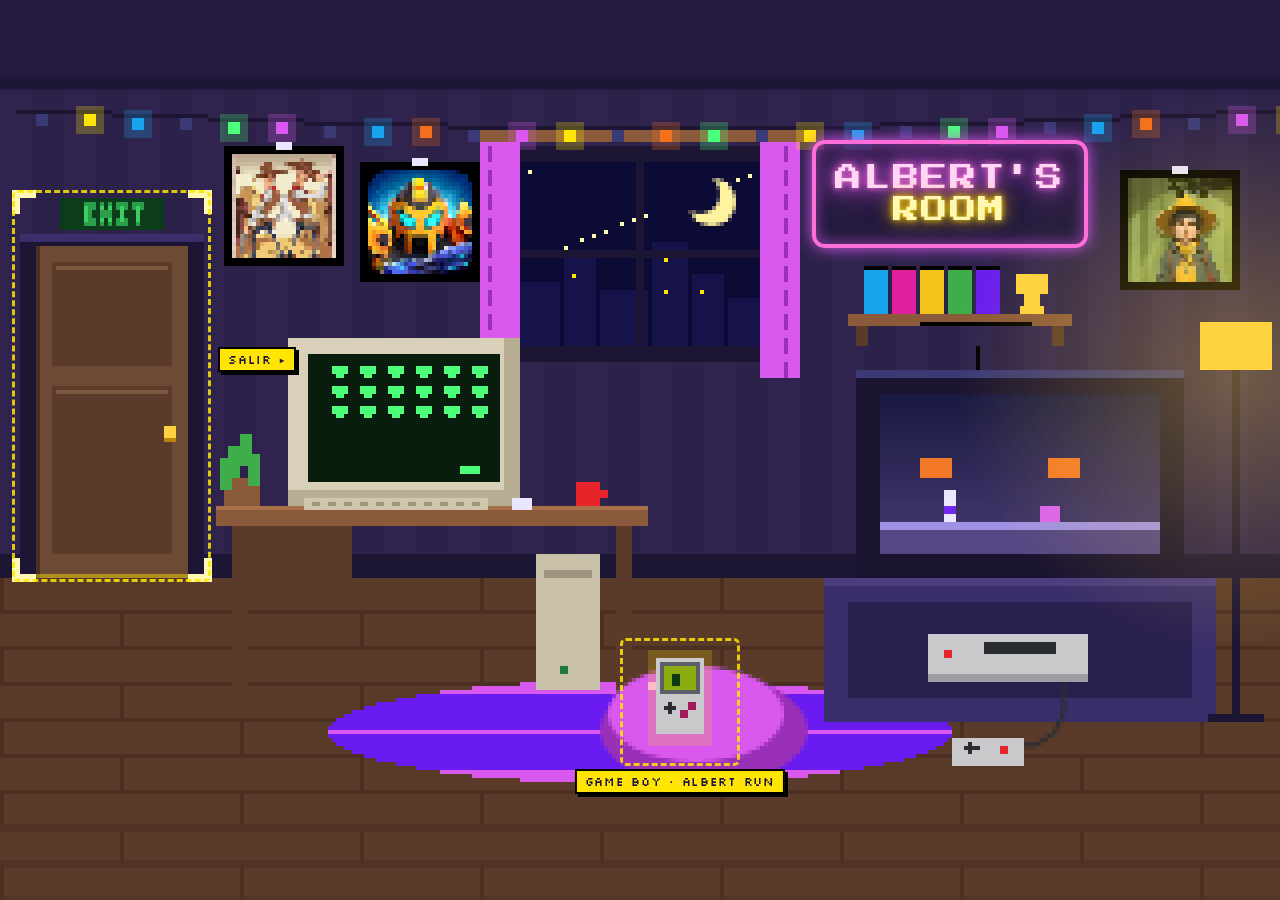
<file: albert-arcade/habitacion.html>
<!doctype html>
<html lang="es">
<head>
<meta charset="utf-8">
<meta name="viewport" content="width=device-width, initial-scale=1, viewport-fit=cover">
<title>Albert's Room · Albert Galindo</title>
<link rel="preconnect" href="https://fonts.googleapis.com">
<link rel="preconnect" href="https://fonts.gstatic.com" crossorigin>
<link rel="stylesheet" href="https://fonts.googleapis.com/css2?family=Press+Start+2P&family=Silkscreen:wght@400;700&family=Baloo+2:wght@500;600;700;800&family=Inter+Tight:wght@400;500;800&family=IBM+Plex+Mono:wght@400;500&family=Caveat:wght@500;700&display=swap">
<link rel="stylesheet" href="css/styles.css">
<noscript><style>.boot{display:none!important}</style></noscript>

</head>
<body>
<div class="room" id="room" role="main" aria-label="Albert's room">
  <div class="room-stage">
    <div class="room-view" id="roomView">
      <canvas id="roomCv" width="320" height="180" aria-hidden="true"></canvas>
      <button class="hot" data-dev="pc" type="button" style="left:21.3%;top:33.3%;width:20.6%;height:27.8%" aria-label="Ordenador: jugar a Space Invaders"><span class="hot-tag">PC · SPACE INVADERS</span></button>
      <button class="hot" data-dev="tv" type="button" style="left:65.6%;top:37.8%;width:28.1%;height:43.3%" aria-label="Consola: jugar al plataformas"><span class="hot-tag">CONSOLA · PLATAFORMAS</span></button>
      <button class="hot" data-dev="gb" type="button" style="left:48.4%;top:76.1%;width:9.4%;height:17.8%" aria-label="Game Boy: jugar a Albert Run"><span class="hot-tag">GAME BOY · ALBERT RUN</span></button>
      <button class="hot" data-dev="door" type="button" style="left:0.9%;top:13.9%;width:15.6%;height:54.4%" aria-label="Puerta: salir de la habitación"><span class="hot-tag">SALIR ▸</span></button>
      <div class="room-sign" aria-hidden="true"><span>ALBERT'S</span><span>ROOM</span></div>
    </div>
    <p class="room-swipe" aria-hidden="true">◀ DESLIZA PARA VER EL CUARTO ▶</p>
    <div hidden>
    </div>
  </div>

  <div class="play" id="play" hidden>
    <div class="play-top"><span id="playName">GAME</span><button class="cs-x" id="playBack" type="button">◀ HABITACIÓN</button></div>
    <div class="dev" id="dev"></div>
    <p class="dev-keys" id="devKeys"></p>
  </div>
</div>
<div class="toast" id="toast" hidden></div>
<script src="js/room.js"></script>
</body>
</html>
</file>
<file: albert-arcade/css/styles.css>
/* Layout: albert.fig's five frames (identidad, proyectos, logros, fuera del lienzo, contacto) played as one arcade cabinet — night-city hero, cartridge shelf, stage select + TV, trophy road, polaroid wall, high-score cajetín, receipt footer */
:root{
  color-scheme:dark;
  --night:#05061f; --night-2:#16124a; --plum:#2c2149; --plum-2:#251c3f; --plum-deep:#1c1533;
  --panel:#231a3e; --panel-line:#9a8be0; --card:#241b40; --card-line:#45387a; --row:#1b1430;
  --lilac:#d8ccfb; --lilac-dim:#a99ad8; --soft:#e6e0ff;
  --ink:#ffffff; --black:#000000; --dark:#0b0716; --on-yellow:#1b1340;
  --yellow:#ffe500; --star:#fff7b2;
  --pink:#d958ee; --blue:#19a3ec; --orange:#f2711c; --green:#3fae4a;
  --photo:#f4f1ff;
  /* the real world, outside the game (albert.fig paper) */
  --paper:#eef0f3; --paper-dot:#c4c9d4; --paper-ink:#16181d; --paper-mute:#5a6070; --paper-line:#dde1e8; --paper-blue:#2563eb; --print:#ffffff; --tape:rgba(240,226,180,.78);
  --f-sans:"Inter Tight", "Helvetica Neue", Arial, sans-serif; --f-mono:"IBM Plex Mono", ui-monospace, monospace; --f-hand:"Caveat", "Segoe Print", cursive;
  --f-display:"Press Start 2P", ui-monospace, monospace;
  --f-pixel:"Silkscreen", ui-monospace, monospace; --f-chip:"Silkscreen", ui-monospace, monospace;
  --f-body:"Baloo 2", "Trebuchet MS", system-ui, sans-serif;
  --r:6px; --sh:5px 5px 0 var(--black); --sh-up:7px 9px 0 var(--black);
}
[hidden]{display:none!important}
*{box-sizing:border-box}
html{scroll-behavior:smooth;background:var(--plum)}
body{margin:0;background:var(--plum);color:var(--ink);font-family:var(--f-body);-webkit-font-smoothing:antialiased;overflow-x:hidden}
img{max-width:100%;display:block}
.pix{image-rendering:pixelated}
button{font:inherit;color:inherit;cursor:pointer}
a{color:inherit}
:focus-visible{outline:3px solid var(--yellow);outline-offset:3px}
h1,h2,h3,h4{text-wrap:balance;margin:0}
p{margin:0}
.wrap{width:min(1180px,100%);margin-inline:auto;padding-inline:16px}
.scan{background-image:repeating-linear-gradient(0deg,rgba(0,0,0,.16) 0 2px,transparent 2px 5px)}

/* ---------- NAV ---------- */
.nav{position:fixed;top:calc(12px + env(safe-area-inset-top,0px));right:16px;z-index:40;display:flex;gap:2px;padding:6px 8px;background:rgba(8,8,34,.85);border:2px solid #3b3a77;border-radius:var(--r);backdrop-filter:blur(6px);max-width:calc(100vw - 32px);overflow-x:auto;scrollbar-width:none}
.nav a{display:flex;flex-direction:column;align-items:center;text-decoration:none;padding:2px 5px;flex:none}
.nav img{width:50px;transition:transform .15s}
.nav span{position:relative;z-index:1;margin-top:-24px;background:rgba(0,0,0,.6);padding:2px 5px 1px;line-height:1.1;font-family:var(--f-pixel);font-size:11px;letter-spacing:.04em;color:var(--ink);text-shadow:1px 1px 0 var(--black)}
.nav a:hover img,.nav a.on img{transform:translateY(-3px) rotate(-4deg)}
.nav a.on span{color:var(--yellow)}

/* ---------- FRAME LABELS ---------- */
.flabel{display:flex;justify-content:center;margin-bottom:14px}
.flabel span{font-family:var(--f-pixel);font-size:12px;letter-spacing:.12em;color:var(--on-yellow);background:var(--yellow);padding:3px 9px;box-shadow:2px 2px 0 var(--black)}
.title{margin:0 auto 40px;text-align:center}
.title h2{font-family:var(--f-pixel);font-weight:700;font-size:clamp(22px,3vw,30px);letter-spacing:.05em;line-height:1.15;color:var(--ink);text-shadow:3px 3px 0 var(--black)}
.title p{margin-top:8px;font-family:var(--f-pixel);font-size:clamp(12px,1.5vw,14px);letter-spacing:.06em;color:var(--lilac)}
.sec{padding-block:72px;position:relative}
.sec.a{background-color:var(--plum)}
.sec.b{background-color:var(--plum-2)}

/* ---------- FRAME 03 · LOGROS ---------- */
.impact{display:grid;grid-template-columns:repeat(3,minmax(0,1fr));gap:16px;max-width:900px;margin:0 auto 56px}
.impact div{background:#120d22;border:3px solid #3b3a77;box-shadow:var(--sh);padding:20px 14px;text-align:center}
.impact b{display:block;font-family:var(--f-display);font-size:clamp(24px,3.6vw,38px);color:var(--yellow);text-shadow:3px 3px 0 var(--black);line-height:1.2}
.impact span{display:block;margin-top:10px;font-family:var(--f-pixel);font-size:12px;letter-spacing:.06em;color:var(--lilac)}
.impact em{display:block;margin-top:4px;font-style:normal;font-size:14px;color:var(--soft)}
.ach-grid{position:relative;display:grid;grid-template-columns:repeat(3,minmax(0,1fr));gap:36px}
.ach-grid:before{content:"";position:absolute;top:24px;left:16.6%;right:16.6%;height:6px;background:repeating-linear-gradient(90deg,#8b78e6 0 12px,transparent 12px 18px);box-shadow:0 3px 0 var(--black);opacity:.8}
.ach{position:relative;display:flex;flex-direction:column;align-items:center;text-align:center;gap:12px}
.node{position:relative;z-index:1;width:52px;height:52px;display:grid;place-items:center;background:var(--plum-deep);border:3px solid #8b78e6;box-shadow:3px 3px 0 var(--black)}
.node svg{width:32px;shape-rendering:crispEdges}
.ach-card{width:100%;flex:1;display:flex;flex-direction:column;align-items:center;gap:12px;background:var(--card);border:2px solid var(--card-line);border-radius:var(--r);padding:16px 16px 20px;box-shadow:var(--sh);transition:transform .2s,border-color .2s,box-shadow .2s}
.ach-card:hover{transform:translateY(-6px);border-color:#a593ff;box-shadow:var(--sh-up)}
.unlock{font-family:var(--f-pixel);font-size:11px;letter-spacing:.12em;color:var(--on-yellow);background:var(--yellow);padding:3px 8px;box-shadow:2px 2px 0 var(--black)}
.ach h3{font-family:var(--f-pixel);font-weight:700;font-size:22px;letter-spacing:.04em;line-height:1.1;text-shadow:2px 2px 0 var(--black)}
.ach .yr{font-family:var(--f-pixel);color:var(--lilac);letter-spacing:.1em;font-size:13px;margin-top:-6px}
.ach .logo{height:96px;display:grid;place-items:center}
.ach .logo img{max-height:96px;width:auto}
.ach p{font-weight:500;font-size:15px;line-height:1.4;max-width:32ch;color:var(--soft)}
.ach .sk{font-family:var(--f-pixel);letter-spacing:.06em;color:var(--lilac);font-size:13px;margin-top:auto}
.tags{display:flex;flex-wrap:wrap;justify-content:center;gap:8px}
.tag{text-transform:uppercase;font-family:var(--f-pixel);font-size:12px;line-height:1;letter-spacing:.08em;padding:5px 8px;background:color-mix(in srgb,var(--t) 14%,#16112a);color:color-mix(in srgb,var(--t) 55%,#fff);border:2px solid var(--t)}
.tag.c{--t:var(--pink)}.tag.e{--t:var(--orange)}.tag.t{--t:var(--blue)}

/* achievement photos */
.shot{position:relative;width:100%;margin-top:4px}
.shot img{width:100%;aspect-ratio:16/10;max-width:100%;object-fit:cover;border:3px solid #fff;border-radius:var(--r);box-shadow:var(--sh)}
.shot.nosig{aspect-ratio:16/10;max-width:100%;display:flex;flex-direction:column;align-items:center;justify-content:center;gap:6px;border:3px solid #6f6596;border-radius:var(--r);box-shadow:var(--sh);
  background:repeating-linear-gradient(0deg,rgba(0,0,0,.25) 0 2px,transparent 2px 4px),repeating-linear-gradient(90deg,#3a2c66 0 12px,#2a2050 12px 24px,#45387a 24px 36px,#1c1533 36px 48px)}
.shot.nosig span{font-family:var(--f-display);font-size:13px;color:var(--ink);text-shadow:2px 2px 0 #000;animation:blink 1.2s steps(1) infinite}
.shot.nosig small{font-family:var(--f-pixel);font-size:11px;letter-spacing:.06em;color:var(--lilac);background:rgba(0,0,0,.5);padding:2px 6px}
.ach-card .tags{margin-bottom:4px}
/* ---------- FRAME 04 · FUERA DEL LIENZO: the game dissolves into a real paper canvas ---------- */
.irl{position:relative;background-color:var(--paper);background-image:radial-gradient(var(--paper-dot) 1px,transparent 1.4px);background-size:22px 22px;color:var(--paper-ink);font-family:var(--f-sans);overflow:hidden}
.dissolve{display:block;width:100%;height:150px;image-rendering:pixelated}
.irl-in{padding-block:8px 10px;display:grid;grid-template-columns:minmax(0,1fr) minmax(0,1fr);gap:20px 48px;align-items:end}
.exit-hud{grid-column:1/-1;display:flex;flex-wrap:wrap;align-items:center;gap:10px;font-family:var(--f-pixel);font-size:13px;letter-spacing:.08em;color:#2c2149}
.exit-hud b{background:#2c2149;color:var(--yellow);font-weight:400;padding:3px 8px;box-shadow:2px 2px 0 #000}
.exit-hud span{opacity:.75}
.ftag{font-family:var(--f-sans);font-size:12px;font-weight:500;color:var(--paper-mute);margin-bottom:12px}
.irl-kicker{font-family:var(--f-mono);font-size:11px;letter-spacing:.14em;color:var(--paper-mute);margin-bottom:10px}
.irl h2{font-family:var(--f-sans);font-weight:800;font-size:clamp(34px,5.4vw,64px);line-height:1;letter-spacing:-.035em;color:var(--paper-ink)}
.irl h2 em{font-style:normal;font-weight:400;color:#8a90a0}
.irl-lead{margin-top:14px;font-size:17px;line-height:1.5;color:var(--paper-mute);max-width:42ch}
.hob{list-style:none;margin:0;padding:0;background:rgba(255,255,255,.9);border:1px solid var(--paper-line);border-radius:12px;padding:6px 18px}
.hob li{display:grid;grid-template-columns:34px minmax(0,1fr);gap:10px;padding:11px 0;border-bottom:1px solid var(--paper-line);font-size:16px;line-height:1.45}
.hob li:last-child{border-bottom:0}
.hob span{font-family:var(--f-mono);font-size:12px;color:var(--paper-blue);padding-top:3px}
.mural{position:relative;margin-top:28px;touch-action:pan-y}
.note{position:absolute;font-family:var(--f-hand);font-size:clamp(20px,2vw,26px);line-height:1.1;color:var(--paper-blue);transform:rotate(var(--rot));pointer-events:none;white-space:nowrap;opacity:.85}
.pola{position:absolute;width:var(--w);background:var(--print);padding:10px 10px 0;border:0;border-radius:2px;box-shadow:0 1px 2px rgba(22,24,29,.14),0 10px 24px rgba(22,24,29,.16);transform:rotate(var(--rot));transition:transform .25s,box-shadow .25s;cursor:grab;text-align:left;color:var(--paper-ink);touch-action:none;user-select:none;-webkit-user-select:none}
.pola:before{content:"";position:absolute;left:50%;top:-11px;width:62px;height:22px;margin-left:-31px;background:var(--tape);transform:rotate(var(--tape-rot,-4deg));box-shadow:0 1px 2px rgba(0,0,0,.08)}
.pola:hover{transform:rotate(0) scale(1.05);box-shadow:0 2px 4px rgba(22,24,29,.14),0 18px 36px rgba(22,24,29,.22)}
.pola.drag{cursor:grabbing;transform:rotate(0) scale(1.08);box-shadow:0 4px 8px rgba(22,24,29,.16),0 26px 48px rgba(22,24,29,.28);transition:box-shadow .2s}
.pola .ph{position:relative;display:block;aspect-ratio:480/452;max-width:100%;background:#d3d7de;overflow:hidden}
.pola img{width:100%;height:100%;object-fit:cover;pointer-events:none;transition:filter 1.4s,opacity 1.4s}
.pola canvas{position:absolute;inset:0;width:100%;height:100%;image-rendering:pixelated;pointer-events:none}
.pola .cap{display:block;font-family:var(--f-hand);font-weight:500;font-size:clamp(19px,1.8vw,24px);line-height:1;padding:9px 2px 12px;color:#2b2e36;white-space:nowrap;overflow:hidden;text-overflow:ellipsis}
.pola.und img{filter:brightness(.08) sepia(1) blur(1px)}
.pola.und .cap{color:#8a90a0}
.mural-tip{text-align:center;font-family:var(--f-hand);font-size:22px;color:var(--paper-mute);margin:12px 0 0;padding-inline:16px}
.reenter{position:relative}
.reenter p{position:absolute;left:0;right:0;bottom:22px;text-align:center;font-family:var(--f-pixel);font-size:13px;letter-spacing:.1em;color:var(--yellow);text-shadow:2px 2px 0 #000;z-index:1}
@media (max-width:760px){.irl-in{grid-template-columns:minmax(0,1fr)}.dissolve{height:110px}}


/* shared buttons used in Contacto */
.actions{display:flex;flex-wrap:wrap;justify-content:center;align-items:center;gap:16px;margin-top:6px}
.btn{display:inline-flex;align-items:center;gap:10px;padding:12px 20px;font-family:var(--f-pixel);font-size:15px;letter-spacing:.08em;text-decoration:none;border:3px solid var(--black);box-shadow:var(--sh);transition:transform .12s,box-shadow .12s}
.btn:hover{transform:translate(-2px,-2px);box-shadow:var(--sh-up)}
.btn:active{transform:translate(2px,2px);box-shadow:1px 1px 0 var(--black)}
.btn.yel{background:var(--yellow);color:var(--on-yellow);font-weight:700}
.btn.ghost{background:#3a2c66;color:var(--ink)}
.card-in>.lab{font-family:var(--f-pixel);font-size:12px;letter-spacing:.1em;color:var(--lilac)}
.card-in>.lab:before{content:"> ";color:var(--yellow)}

/* quest log (pixel) for Cuando no estoy diseñando */
.quest-log{max-width:820px;margin:0 auto;background:var(--panel);border:3px solid var(--panel-line);border-radius:var(--r);box-shadow:var(--sh);padding:18px 24px 10px}
.ql-head{display:flex;justify-content:space-between;font-family:var(--f-pixel);font-size:12px;letter-spacing:.14em;color:var(--lilac-dim);padding-bottom:10px;border-bottom:2px solid var(--panel-line)}
.quest-log ol{list-style:none;margin:0;padding:0;display:grid;grid-template-columns:repeat(2,minmax(0,1fr));gap:0 28px}
.quest-log li{display:grid;grid-template-columns:34px minmax(0,1fr) auto;gap:10px;align-items:baseline;padding:13px 0;border-bottom:2px dashed var(--card-line)}
.quest-log li span{font-family:var(--f-pixel);font-size:13px;color:var(--yellow)}
.quest-log li p{font-weight:600;font-size:16px;line-height:1.4;color:var(--soft)}
.quest-log li i{font-style:normal;color:var(--lilac-dim)}
.exit-hud{justify-content:center;padding-top:10px}
@media (max-width:700px){.quest-log ol{grid-template-columns:minmax(0,1fr)}}

/* CV viewer: the CV is built in pixel mode, block by block */
.cvv{position:fixed;inset:0;z-index:66;background:var(--plum-deep);background-image:repeating-linear-gradient(0deg,rgba(0,0,0,.16) 0 2px,transparent 2px 5px);overflow-y:auto;overscroll-behavior:contain}
.cvv .cs-bar{flex-wrap:wrap}
.cvv-actions{display:flex;gap:10px;align-items:center;flex-wrap:wrap}
.cvv-dl{padding:7px 14px;font-size:13px;border-width:2px;box-shadow:3px 3px 0 var(--black)}
.cvv-dl[aria-disabled="true"]{opacity:.45;pointer-events:none}
.cvv-in{max-width:860px;margin-inline:auto;padding:28px 16px 70px;display:flex;flex-direction:column;align-items:center;gap:16px}
.cvv-paper{position:relative;width:100%;aspect-ratio:1240/1753;max-width:100%;background:#0e0a1c;border:4px solid #e9e6ff;border-radius:var(--r);box-shadow:8px 8px 0 var(--black);overflow:hidden}
.cvv-paper img,.cvv-paper canvas{position:absolute;inset:0;width:100%;height:100%}
.cvv-paper img{opacity:0;transition:opacity .25s}
.cvv-paper.ready img{opacity:1}
.cvv-paper canvas{image-rendering:pixelated}
.cvv-bar{width:min(320px,80%);height:16px;border:2px solid #8b78e6;padding:2px;box-shadow:3px 3px 0 var(--black)}
.cvv-bar i{display:block;height:100%;width:0;background:repeating-linear-gradient(90deg,var(--pink) 0 10px,transparent 10px 12px)}
.cvv-note{font-family:var(--f-pixel);font-size:12px;letter-spacing:.04em;color:var(--lilac);text-align:center}

/* side quests dropped among the photos: still pixel, the only game objects left on the table */
.irl-head{display:flex;flex-direction:column;align-items:center;gap:14px}
.irl-title{font-family:var(--f-pixel);font-weight:700;font-size:clamp(22px,3vw,30px);letter-spacing:.05em;line-height:1.15;color:#2c2149;text-align:center;text-shadow:3px 3px 0 #d8ccfb}
.qcard{position:absolute;width:var(--w);display:flex;flex-direction:column;gap:8px;padding:10px 12px 12px;background:var(--panel);background-image:repeating-linear-gradient(0deg,rgba(0,0,0,.16) 0 2px,transparent 2px 5px);border:3px solid var(--panel-line);border-radius:4px;box-shadow:5px 5px 0 #000;color:var(--ink);text-align:left;transform:rotate(var(--rot));transition:transform .2s,box-shadow .2s;cursor:grab;touch-action:none;user-select:none;-webkit-user-select:none}
.qcard:hover{transform:rotate(0) translate(-2px,-2px);box-shadow:7px 7px 0 #000}
.qcard.drag{cursor:grabbing;transform:rotate(0) scale(1.06);box-shadow:9px 11px 0 #000}
.qtop{display:flex;justify-content:space-between;align-items:center;gap:8px;font-family:var(--f-pixel);font-size:11px;letter-spacing:.1em;color:var(--yellow)}
.qtop b{font-weight:400;background:#120d22;padding:2px 6px;box-shadow:2px 2px 0 #000}
.qtop i{font-style:normal;font-size:16px;color:var(--lilac)}
.qtxt{font-family:var(--f-body);font-weight:600;font-size:15px;line-height:1.35;color:var(--soft)}
.qcard[aria-pressed="true"]{border-color:var(--yellow)}
.qcard[aria-pressed="true"] .qtop i{color:var(--yellow)}
.qcard[aria-pressed="true"] .qtxt{opacity:.6;text-decoration:line-through;text-decoration-color:var(--yellow)}

.qcard{cursor:default;touch-action:auto}
.qcard:hover{transform:rotate(var(--rot))}
.qcard .qtxt{font-family:var(--f-pixel);font-weight:700;font-size:15px;letter-spacing:.03em;line-height:1.25;color:#fff}
.qcount{font-style:normal;font-family:var(--f-pixel);font-size:12px;color:var(--ink);background:#120d22;padding:2px 6px;box-shadow:2px 2px 0 #000}
.qtray{display:flex;gap:8px;margin-top:2px}
.slot{width:52px;height:48px;border:2px dashed var(--panel-line);background:#120d22;display:block;overflow:hidden}
.slot.full{border:2px solid #fff;box-shadow:2px 2px 0 #000}
.slot img{width:100%;height:100%;object-fit:cover;image-rendering:pixelated}
.qcard.hover{border-color:var(--pink);box-shadow:0 0 0 3px var(--pink),0 0 24px rgba(217,88,238,.6),5px 5px 0 #000}
.qcard.hover .slot:not(.full){border-color:var(--pink);background:#2a1440}
.qcard.done{border-color:var(--yellow);box-shadow:0 0 18px rgba(255,229,0,.35),5px 5px 0 #000}
.qcard.done .qcount{background:var(--yellow);color:var(--on-yellow)}
.qcard.done .qtxt:after{content:" ✓";color:var(--yellow)}
.pola.sel{outline:3px dashed var(--pink);outline-offset:4px}

/* corkboard: pins, red string, finished case */
.mural{transition:height .8s cubic-bezier(.5,0,.2,1)}
.mural:before{content:"";position:absolute;inset:-14px 0;pointer-events:none;opacity:0;transition:opacity 1.2s;border-radius:6px;
  background:radial-gradient(ellipse at center,transparent 55%,rgba(40,20,5,.45) 100%),radial-gradient(rgba(90,55,20,.35) 1px,transparent 1.6px) 0 0/7px 7px,radial-gradient(rgba(255,230,190,.25) 1px,transparent 1.5px) 3px 4px/9px 9px,#b7834c}
.mural.solved:before{opacity:0}
.strings{position:absolute;left:0;top:0;z-index:1600;pointer-events:none;overflow:visible}
.strings .ropes path{fill:none;stroke:#c8102e;stroke-width:2.6;stroke-linecap:round;filter:drop-shadow(0 2px 1.5px rgba(0,0,0,.35))}
.strings .pins circle{fill:#d0102e;stroke:#6e0716;stroke-width:1.5}
.strings .pins circle.hl{fill:#ff8f9e;stroke:none}
.pola.pinned{cursor:default}
.pola.pinned:before{display:none}
.pola.pinned:hover{transform:rotate(var(--rot)) scale(1.04)}
.glide{transition:left .6s cubic-bezier(.5,0,.2,1),top .6s cubic-bezier(.5,0,.2,1),transform .6s!important}
.case-card{position:absolute;z-index:1550;width:250px;background:#fffdf3;padding:14px 16px 16px;box-shadow:0 2px 3px rgba(0,0,0,.2),0 12px 24px rgba(0,0,0,.25);transform:rotate(-2deg);display:flex;flex-direction:column;gap:4px;background-image:repeating-linear-gradient(#fffdf3 0 23px,#c9d6ef 23px 24px);border-top:22px solid #fffdf3}
.case-card small{font-family:var(--f-pixel);font-size:10px;letter-spacing:.12em;color:#c8102e}
.case-card b{font-family:var(--f-hand);font-weight:700;font-size:32px;line-height:1;color:#1b2a6b}
.case-card span{font-family:var(--f-hand);font-size:20px;color:#5a6070}
.case-card.drop{animation:caseDrop .7s cubic-bezier(.2,1.3,.4,1) both}
@keyframes caseDrop{from{transform:rotate(-14deg) scale(1.4);opacity:0}}
.stamp{position:absolute;z-index:1700;right:3%;bottom:2.5%;font-family:var(--f-display);font-size:clamp(14px,2vw,22px);color:#c8102e;border:4px solid #c8102e;padding:10px 14px;transform:rotate(-12deg);opacity:.85;letter-spacing:.06em;mix-blend-mode:multiply;pointer-events:none}
.stamp.in{animation:stampIn .45s cubic-bezier(.2,1.6,.4,1) both}
@keyframes stampIn{from{transform:rotate(-12deg) scale(2.4);opacity:0}}
.mural.solved .qcard{cursor:default}
.mural.solved .qtray{display:none}
.slot.full{background:var(--yellow);border:2px solid #000;box-shadow:2px 2px 0 #000;position:relative}
.slot.full:after{content:"✓";position:absolute;inset:0;display:grid;place-items:center;font-weight:800;color:var(--on-yellow)}
@media (max-width:600px){.stamp{right:auto;left:50%;bottom:8px;transform:translateX(-50%) rotate(-8deg)}.case-card{width:240px}}

/* ===== the messy sheet + post-it side quests ===== */
.irl{background:#ebe6db}
.paper-bg{position:absolute;inset:0;width:100%;height:100%;z-index:0;pointer-events:none}
.irl>*:not(.paper-bg){position:relative;z-index:1}
#f04 .qcard{--pc:#ffe36e;width:var(--w);min-height:0;padding:22px 16px 16px;gap:8px;border:0;border-radius:2px 2px 4px 18px;color:#2b2414;
  background:linear-gradient(180deg,rgba(0,0,0,.07) 0,rgba(0,0,0,0) 16px),linear-gradient(135deg,rgba(255,255,255,.35),rgba(255,255,255,0) 40%),var(--pc);
  box-shadow:0 1px 1px rgba(0,0,0,.12),2px 10px 16px -6px rgba(0,0,0,.32),inset -10px -10px 18px -14px rgba(0,0,0,.35);background-image:none;background-color:var(--pc)}
#f04 .qcard:before{content:"";position:absolute;left:0;right:0;top:0;height:16px;background:rgba(0,0,0,.06);border-radius:2px 2px 0 0}
#f04 .qcard:after{content:"";position:absolute;right:0;bottom:0;width:26px;height:26px;background:linear-gradient(135deg,rgba(0,0,0,.18),rgba(255,255,255,.55) 55%,rgba(0,0,0,0) 56%);border-radius:0 0 4px 0;opacity:.8}
#f04 .qtop{color:#2b2414}
#f04 .qtop b{background:none;box-shadow:none;padding:0;color:rgba(43,36,20,.7);font-size:10px;letter-spacing:.14em}
#f04 .qcount{background:rgba(43,36,20,.85);color:var(--pc);box-shadow:none;font-size:11px}
#f04 .qcard .qtxt{font-family:var(--f-hand);font-weight:700;font-size:clamp(24px,2.1vw,30px);line-height:.95;letter-spacing:0;color:#1d2a6b;text-shadow:none}
#f04 .slot{width:50px;height:44px;background:transparent;border:2px dashed rgba(29,42,107,.55);border-radius:3px}
#f04 .slot.full{background:rgba(29,42,107,.85);border:2px solid rgba(29,42,107,.9);box-shadow:none}
#f04 .slot.full:after{color:var(--pc);font-size:20px}
#f04 .qcard.hover{box-shadow:0 0 0 4px #c8102e,2px 14px 22px -6px rgba(0,0,0,.4);transform:rotate(0) scale(1.05)}
#f04 .qcard.hover .slot:not(.full){border-color:#c8102e;background:rgba(200,16,46,.1)}
#f04 .qcard.done{box-shadow:0 1px 1px rgba(0,0,0,.12),2px 10px 16px -6px rgba(0,0,0,.32)}
#f04 .qcard.done .qtxt:after{content:" ✓";color:#c8102e}
#f04 .qcard.done .qcount{background:#c8102e;color:#fff}
#f04 .note{color:#1d2a6b;opacity:.7}
.reenter p{position:static;margin:0;padding:6px 16px 18px;background:#251c3f;bottom:auto}
.reenter canvas{display:block}
/* ---------- FRAME 05 · CONTACTO ---------- */
.contact-grid{display:grid;grid-template-columns:minmax(0,1.15fr) minmax(0,1fr);gap:28px;max-width:1040px;margin-inline:auto;align-items:stretch}
.card-in{display:flex;flex-direction:column;gap:16px;background:#251c40;border:2px solid var(--card-line);border-radius:var(--r);padding:24px;box-shadow:var(--sh);min-width:0}
.hablemos{font-family:var(--f-display);font-size:clamp(26px,4.4vw,44px);line-height:1.2;color:var(--yellow);text-shadow:4px 4px 0 var(--black)}
.hablemos i{font-style:normal;animation:blink 1.1s steps(1) infinite}
.lead{font-weight:600;font-size:18px;line-height:1.45;color:var(--soft);max-width:44ch}
.links{display:flex;flex-direction:column;gap:8px}
.link-row{display:flex;align-items:center;gap:12px;background:var(--row);border:2px solid #3b2f6b;border-radius:var(--r);padding:8px 10px;min-width:0}
.link-row .ic{flex:none;width:34px;height:34px;display:grid;place-items:center;background:var(--ink);border:2px solid var(--black);box-shadow:2px 2px 0 var(--black)}
.link-row .ic svg{width:20px;height:20px;fill:#0f1033}
.link-row div{min-width:0;flex:1}
.link-row small{display:block;font-family:var(--f-pixel);font-size:11px;letter-spacing:.1em;color:var(--lilac)}
.link-row b,.link-row a{font-weight:800;font-size:15px;text-decoration:none;overflow-wrap:anywhere}
.link-row a:hover{color:var(--yellow)}
.mini{flex:none;font-family:var(--f-pixel);font-size:11px;letter-spacing:.06em;background:#3a2c66;color:var(--ink);border:2px solid var(--black);padding:4px 8px;box-shadow:2px 2px 0 var(--black)}
.mini:hover{background:#4b3a85}
.mini.ok{background:var(--yellow);color:var(--on-yellow)}
.portrait{display:grid;grid-template-columns:minmax(0,150px) minmax(0,1fr);gap:18px;align-items:end}
.portrait figure{margin:0;background:#1d4ed8;padding:6px 6px 0;border:2px solid var(--black);box-shadow:4px 4px 0 var(--black);transform:rotate(-3deg)}
.portrait figcaption{font-family:var(--f-pixel);font-size:11px;color:var(--ink);padding:6px 2px 8px}
.nb{font-family:var(--f-pixel);font-size:12px;letter-spacing:.06em;line-height:1.5;color:var(--lilac)}
.nb b{color:var(--yellow)}

/* cajetín as a high-score board */
.board{max-width:1040px;margin:34px auto 0;background:#0d0a1d;border:3px solid var(--panel-line);border-radius:var(--r);box-shadow:var(--sh);padding:18px 20px;font-family:var(--f-pixel)}
.board-h{display:flex;justify-content:space-between;gap:12px;flex-wrap:wrap;font-size:13px;letter-spacing:.12em;color:var(--yellow);margin-bottom:12px}
.board-grid{display:grid;grid-template-columns:minmax(0,1.3fr) minmax(0,1fr);gap:18px}
.board table{width:100%;border-collapse:collapse;font-size:13px;letter-spacing:.04em}
.board th{text-align:left;font-weight:400;color:var(--lilac-dim);font-size:11px;letter-spacing:.12em;padding:4px 8px 8px 0;border-bottom:2px solid #3b3a77}
.board td{padding:8px 8px 8px 0;border-bottom:2px dashed #2b2557;color:var(--ink);vertical-align:top}
.board td:first-child{color:var(--yellow);white-space:nowrap;font-variant-numeric:tabular-nums}
.cells{display:grid;grid-template-columns:repeat(2,minmax(0,1fr));gap:8px}
.cells div{border:2px solid #3b3a77;padding:7px 9px}
.cells small{display:block;font-size:10px;letter-spacing:.12em;color:var(--lilac-dim)}
.cells b{font-weight:400;font-size:13px;color:var(--ink)}
.cells .wide{grid-column:1/-1}

/* ---------- FOOTER ---------- */
footer{background:var(--night);font-family:var(--f-pixel);letter-spacing:.05em;padding-block:26px 22px}
.foot{display:grid;grid-template-columns:minmax(0,1fr) minmax(0,1fr);gap:24px;align-items:end}
.foot h4{font-weight:400;font-size:17px}
.foot p{font-family:var(--f-body);font-weight:500;font-size:15px;letter-spacing:0;line-height:1.4;margin:4px 0 14px;color:var(--lilac);max-width:50ch}
.sections{justify-self:end}
.sections ul{list-style:none;padding:0;margin:6px 0 0;font-size:14px;display:flex;flex-direction:column;gap:4px}
.sections a{text-decoration:none;color:var(--lilac)}
.sections a:before{content:"> ";color:var(--ink)}
.sections a:hover{color:var(--yellow)}
.legal{display:flex;flex-wrap:wrap;gap:12px 40px;justify-content:space-between;margin-top:20px;font-size:12px;color:#a59cc9}

.toast{position:fixed;left:50%;bottom:calc(20px + env(safe-area-inset-bottom,0px));transform:translateX(-50%);z-index:70;background:#120e28;border:2px solid var(--yellow);color:var(--ink);font-family:var(--f-pixel);letter-spacing:.08em;font-size:13px;padding:10px 16px;box-shadow:4px 4px 0 var(--black);max-width:calc(100vw - 32px)}


/* ===== HERO + ARCADE: copied from DesignedByAlbert ===== */
/* ---------- HERO ---------- */
.hero{position:relative;overflow:hidden;padding-block:110px 120px;
  background:
    linear-gradient(rgba(118,104,230,.28) 1px,transparent 1px) 0 0/72px 72px,
    linear-gradient(90deg,rgba(118,104,230,.28) 1px,transparent 1px) 0 0/72px 72px,
    linear-gradient(180deg,var(--night) 0%,#0b0b36 45%,var(--night-2) 100%);}
.stars{position:absolute;inset:0;pointer-events:none}
.stars i{position:absolute;width:4px;height:4px;background:var(--star);border-radius:1px;box-shadow:0 0 6px rgba(255,247,178,.8);animation:tw 3s ease-in-out infinite}
@keyframes tw{50%{opacity:.25}}
.moon{position:absolute;left:12px;top:10px;width:110px;height:110px;pointer-events:none;
  background:radial-gradient(circle,#fff3a0 0 34%,#d9cf86 35% 48%,#6c6a57 49% 62%,transparent 63%);filter:drop-shadow(0 0 30px rgba(255,240,150,.25));animation:moon 5s ease-in-out infinite}
@keyframes moon{0%,100%{filter:drop-shadow(0 0 14px rgba(255,240,150,.35)) drop-shadow(0 0 30px rgba(255,240,150,.15))}50%{filter:drop-shadow(0 0 26px rgba(255,240,150,.75)) drop-shadow(0 0 60px rgba(255,230,120,.4))}}
.skyline{position:absolute;left:0;right:0;bottom:60px;height:340px;pointer-events:none;
  background:url(../assets/skyline.png) repeat-x bottom/auto 100%;image-rendering:pixelated;opacity:.95}
.haze{position:absolute;left:-10%;right:-10%;bottom:20px;height:560px;pointer-events:none;filter:blur(40px);
  background:radial-gradient(70% 60% at 50% 100%,color-mix(in srgb,var(--role) 75%,transparent),color-mix(in srgb,var(--role) 30%,transparent) 50%,transparent 80%);
  animation:haze 5s ease-in-out infinite}
@keyframes haze{0%,100%{opacity:.55}50%{opacity:1}}
.ground{position:absolute;left:0;right:0;bottom:0;height:66px;background:#2f2550;border-top:6px solid #4a3c7b}
.credit{position:absolute;left:16px;bottom:27px;font-family:var(--f-pixel);font-size:12px;letter-spacing:.06em;color:#c9c0ee;z-index:2}
.socials{position:fixed;right:16px;top:50%;transform:translateY(-50%);display:flex;flex-direction:column;gap:12px;z-index:30}
.socials a{width:40px;height:40px;background:#fff;display:grid;place-items:center;border:2px solid #111;box-shadow:3px 3px 0 #000;transition:transform .12s}
.socials a:hover{transform:translate(-2px,-2px);box-shadow:var(--sh)}
.socials svg{width:24px;height:24px;fill:#0f1033}
/* ---------- ARCADE ---------- */
.arcade{background-color:var(--plum)}
.carts{display:flex;justify-content:center;align-items:flex-end;gap:clamp(14px,3vw,34px);margin-bottom:34px;flex-wrap:wrap}
.cart{--c:#8d8d92;--c2:#6e6e74;position:relative;width:108px;padding:8px 8px 18px;background:var(--c);border:3px solid var(--c2);border-radius:4px 4px 2px 2px;
  box-shadow:var(--sh);transition:transform .2s,box-shadow .2s,width .2s;display:flex;flex-direction:column;align-items:center;gap:6px}
.cart:before{content:"";position:absolute;inset:4px;border:2px solid rgba(255,255,255,.18);pointer-events:none}
.cart .lbl{font-family:var(--f-body);font-weight:800;font-size:13px;background:var(--c2);color:#fff;padding:1px 10px;border-radius:999px;white-space:nowrap}
.cart img{width:84px;aspect-ratio:1;object-fit:cover;border:2px solid rgba(0,0,0,.35);filter:grayscale(.75) brightness(.9);transition:filter .2s}
.cart:after{content:"";position:absolute;bottom:5px;left:50%;transform:translateX(-50%);border:7px solid transparent;border-top-color:var(--c2);border-bottom:0}
.cart:hover{transform:translateY(-6px)}
.cart.on{--c:var(--k);--c2:var(--k2);width:120px;transform:translateY(-24px);box-shadow:0 0 22px var(--k),0 0 0 2px #fff inset,var(--sh)}
.cart.on img{filter:none}
.cart.on .lbl{background:rgba(0,0,0,.28)}

.project{display:grid;grid-template-columns:minmax(0,1.25fr) minmax(0,1fr);gap:32px;align-items:start;max-width:1000px;margin-inline:auto}
.viewer{background:#1c1530;border:3px solid #120d22;border-radius:var(--r);padding:12px;box-shadow:var(--sh);display:flex;flex-direction:column;gap:10px}
.viewer .main{position:relative;aspect-ratio:16/10;background:#0e0a1c;border:3px solid #e9e6ff;border-radius:var(--r);overflow:hidden;cursor:zoom-in}
.viewer .main img{width:100%;height:100%;object-fit:contain}
.viewer .cap{position:absolute;left:8px;bottom:8px;font-family:var(--f-chip);font-size:11px;letter-spacing:.08em;background:rgba(10,8,24,.85);color:#fff;padding:3px 8px;border:2px solid #000}
.thumbs{display:flex;gap:10px;margin-top:16px;flex-wrap:wrap}
.thumbs button{width:84px;height:52px;padding:0;border:2px solid transparent;border-radius:10px;overflow:hidden;background:#0e0a1c;opacity:.6;cursor:pointer;transition:opacity .15s,border-color .15s}
.thumbs button img{width:100%;height:100%;object-fit:cover;object-position:top}
.thumbs button.on,.thumbs button:hover{opacity:1;border-color:var(--yellow)}
.insert{animation:insert .45s cubic-bezier(.2,1.3,.4,1)}
@keyframes insert{from{transform:translateY(-22px);opacity:0}}
.info{display:flex;flex-direction:column;gap:14px}
.info .num{font-family:var(--f-display);font-size:clamp(34px,5vw,52px);line-height:1;text-shadow:4px 4px 0 #000}
.info h3{font-family:var(--f-display);font-size:clamp(18px,2.4vw,26px);text-shadow:3px 3px 0 #000;line-height:1.2}
.pitch{margin:0;font-weight:500;font-size:17px;line-height:1.4;color:#e6e0ff;max-width:40ch}
.chips{display:flex;flex-wrap:wrap;gap:8px}
.chip{font-family:var(--f-chip);font-size:12px;padding:4px 8px;color:#fff;border:2px solid rgba(255,255,255,.55);box-shadow:3px 3px 0 rgba(0,0,0,.5);text-shadow:1px 1px 0 rgba(0,0,0,.3);white-space:nowrap}
.chip.mm{background:var(--orange)}.chip.gd{background:var(--pink)}.chip.ux{background:var(--blue)}
.facts{display:grid;grid-template-columns:1fr 1fr;gap:8px;margin:0}
.facts div{background:#241b40;border:2px solid #45387a;padding:8px 10px;border-radius:6px}
.facts dt{font-family:var(--f-chip);font-size:11px;letter-spacing:.1em;color:var(--lilac)}
.facts dd{margin:2px 0 0;font-weight:800;font-size:15px;line-height:1.2}
.ctas{display:flex;gap:10px;flex-wrap:wrap;align-items:center;margin-top:4px}
.open-case{display:inline-flex;align-items:center;gap:10px;background:var(--yellow);color:#1b1340;border:2px solid #000;box-shadow:4px 4px 0 #000;padding:11px 18px;font-family:var(--f-chip);font-weight:700;font-size:14px;letter-spacing:.06em;transition:transform .1s,box-shadow .1s}
.open-case img{width:32px}
.open-case:hover{transform:translate(-2px,-2px);box-shadow:var(--sh)}
.gplay img{height:44px;width:auto}

/* ---------- CASE STUDY ---------- */
.cs{position:fixed;inset:0;z-index:65;background:var(--plum-deep);overflow-y:auto;overscroll-behavior:contain}
.cs[hidden]{display:none}
.cs-bar{position:sticky;top:0;z-index:2;display:flex;align-items:center;justify-content:space-between;gap:12px;padding:calc(10px + env(safe-area-inset-top,0px)) 16px 10px;background:rgba(18,13,36,.95);border-bottom:3px solid #000}
.cs-bar span{font-family:var(--f-chip);font-size:13px;letter-spacing:.1em;color:var(--lilac)}
.cs-x{font-family:var(--f-chip);font-weight:700;font-size:14px;letter-spacing:.08em;color:#ffc2c2;background:#4a0c0c;border:2px solid #d21f1f;border-radius:6px;padding:6px 16px}
.cs-x:hover{background:#6a1010}
.cs-in{max-width:1000px;margin-inline:auto;padding:32px 16px 80px;display:flex;flex-direction:column;gap:48px}
.cs-head{display:grid;grid-template-columns:minmax(0,1fr) minmax(0,260px);gap:28px;align-items:center}
.cs-head h2{font-family:var(--f-display);font-size:clamp(24px,4vw,40px);text-shadow:4px 4px 0 #000;line-height:1.15;margin:6px 0 14px}
.cs-head .num{font-family:var(--f-chip);color:var(--yellow);letter-spacing:.1em}
.cs-head .art{border:3px solid #fff;border-radius:var(--r);box-shadow:var(--sh);background:#0e0a1c;aspect-ratio:1;object-fit:cover;width:100%}
.draft{display:inline-block;font-family:var(--f-chip);font-size:10px;letter-spacing:.1em;background:var(--yellow);color:#1b1340;padding:2px 6px;margin-left:8px;box-shadow:2px 2px 0 #000;vertical-align:middle}
.cs h4{font-family:var(--f-pixel);font-weight:700;font-size:20px;letter-spacing:.05em;margin:0 0 12px;color:#fff}
.cs h4:before{content:"> ";color:var(--yellow)}
.cs p{margin:0;font-weight:500;font-size:16px;line-height:1.5;color:#e6e0ff;max-width:65ch}
.brief{display:grid;grid-template-columns:1fr 1fr;gap:24px}
.decision{display:grid;grid-template-columns:minmax(0,1fr) minmax(0,1fr);gap:28px;align-items:center}
.decision:nth-child(even) .d-img{order:2}
.d-img{background:#0e0a1c;border:3px solid #e9e6ff;border-radius:var(--r);box-shadow:var(--sh);overflow:hidden;aspect-ratio:4/3}
.d-img img{width:100%;height:100%;object-fit:contain}
.d-txt{display:flex;flex-direction:column;gap:10px}
.d-txt .step{font-family:var(--f-chip);font-size:12px;letter-spacing:.1em;color:var(--lilac)}
.d-txt h5{margin:0;font-family:var(--f-body);font-weight:800;font-size:22px;line-height:1.2}
.d-txt .lbl{font-family:var(--f-chip);font-size:12px;letter-spacing:.1em;color:var(--yellow);margin-top:4px}
.d-txt ul{margin:0;padding:0;list-style:none;display:flex;flex-direction:column;gap:6px}
.d-txt li{position:relative;padding-left:20px;font-weight:500;font-size:15px;line-height:1.4;color:#e6e0ff}
.d-txt li:before{content:"";position:absolute;left:2px;top:.5em;width:8px;height:8px;background:var(--yellow);box-shadow:2px 2px 0 #000}
.learn{display:grid;grid-template-columns:repeat(3,minmax(0,1fr));gap:14px}
.learn div{background:#241b40;border:2px solid #45387a;border-radius:var(--r);padding:14px;font-weight:500;font-size:15px;line-height:1.4}
.cs-nav{display:flex;align-items:center;justify-content:space-between;gap:12px;border-top:3px dashed #45387a;padding-top:28px}
.cs-step{display:inline-flex;align-items:stretch;gap:0;background:#241b40;border:2px solid #000;box-shadow:4px 4px 0 #000;padding:0;text-align:left;color:#fff;transition:transform .1s,box-shadow .1s;max-width:46%}
.cs-step:hover{transform:translate(-2px,-2px);box-shadow:var(--sh)}
.cs-step:active{transform:translate(2px,2px);box-shadow:1px 1px 0 #000}
.cs-step .ar{display:grid;place-items:center;width:44px;background:var(--btn);color:#f4f4f4;font-size:16px;border-right:2px solid #000}
.cs-step.nx{text-align:right}
.cs-step.nx .ar{background:var(--yellow);color:#1b1340;border-right:0;border-left:2px solid #000}
.cs-step>span:not(.ar){padding:8px 14px;font-family:var(--f-chip);font-weight:700;font-size:14px;letter-spacing:.06em;line-height:1.2}
.cs-step small{display:block;font-weight:400;font-size:11px;letter-spacing:.12em;color:var(--lilac)}
.cs-count{white-space:nowrap;font-family:var(--f-chip);font-size:13px;letter-spacing:.1em;color:var(--lilac)}
/* comet */
.comet{position:absolute;z-index:4;padding:0;border:0;background:none;cursor:pointer;line-height:0}
.comet svg{display:block;width:124px;height:auto;shape-rendering:crispEdges;filter:drop-shadow(0 0 6px color-mix(in srgb,var(--role) 70%,transparent))}
.comet.rtl svg{transform:scaleX(-1)}
.comet:hover svg{filter:drop-shadow(0 0 10px #fff7b2) drop-shadow(0 0 14px var(--role))}
.hero-grid{pointer-events:none}.hero-grid>*>*{pointer-events:auto}
.gotcha{position:absolute;z-index:6;max-width:min(300px,80vw);transform:translate(-50%,-110%);background:#d9cff7;color:#241a4a;font-family:var(--f-body);font-weight:800;font-size:16px;line-height:1.25;
  padding:10px 14px 8px;border:2px solid #000;box-shadow:4px 4px 0 #000;text-align:center;animation:pop .35s cubic-bezier(.3,1.6,.5,1);pointer-events:none}
.gotcha b{color:color-mix(in srgb,var(--role) 75%,#000)}
.gotcha:after{content:"";position:absolute;top:100%;left:50%;margin-left:-8px;border:8px solid transparent;border-top-color:#000}
@keyframes pop{from{transform:translate(-50%,-90%) scale(.6);opacity:0}}
.spark{position:absolute;z-index:5;width:4px;height:4px;background:#fff7b2;pointer-events:none}
.toast{position:fixed;left:50%;bottom:calc(20px + env(safe-area-inset-bottom,0px));transform:translateX(-50%);z-index:70;background:#120e28;border:2px solid var(--yellow);color:#fff;font-family:var(--f-pixel);letter-spacing:.1em;padding:10px 16px;box-shadow:4px 4px 0 #000;max-width:calc(100vw - 32px)}
/* ---------- HERO v2: big name, what I do, SantiaGO, CTA, socials ---------- */
.hero-new a{pointer-events:auto}
.hero{min-height:100vh;min-height:100svh;padding-block:0}
.hero-new{pointer-events:none;position:relative;z-index:3;min-height:inherit;display:flex;flex-direction:column;align-items:center;justify-content:center;gap:clamp(8px,2vh,18px);text-align:center;padding-top:clamp(36px,9vh,96px);padding-bottom:clamp(150px,24vh,210px);box-sizing:border-box}
.hero-new .name{font-size:clamp(44px,min(11vw,17vh),150px);line-height:1.02;letter-spacing:.01em}
.hero-new .tagline{margin:0;font-size:clamp(12px,1.6vw,16px);letter-spacing:.14em}
.now{font-family:var(--f-chip);font-size:clamp(13px,1.7vw,17px);color:var(--yellow);text-decoration:none;padding:6px 10px;border:2px solid transparent;transition:background .15s,color .15s,box-shadow .15s}
.now b{font-weight:700}
.now:hover,.now:focus-visible{background:var(--yellow);color:#0b0716;border-color:#000;box-shadow:3px 3px 0 #000}
.hero-actions{display:flex;align-items:center;justify-content:center;flex-wrap:wrap;gap:18px;margin-top:10px}
.btn-cta{display:inline-flex;align-items:center;padding:12px 22px;background:var(--pink);color:#fff;font-family:var(--f-chip);font-size:15px;letter-spacing:.08em;text-decoration:none;border:3px solid #000;box-shadow:var(--sh);transition:transform .12s,box-shadow .12s}
.btn-cta:hover{transform:translate(-2px,-2px);box-shadow:var(--sh-up)}
.hero-actions .socials{position:static;transform:none;flex-direction:row;display:flex}
/* mobile: the SantiaGO line sits right under the name */
@media (max-width:640px){.hero-new .name{order:1}.now{order:2}.hero-new .tagline{order:3}.hero-actions{order:4}}
/* ---------- ARCADE: small console plugged into a TV that shows the project ---------- */
.tv-set{display:grid;grid-template-columns:minmax(0,1fr) minmax(0,1.35fr);grid-template-areas:"gallery info";gap:28px 36px;align-items:stretch;max-width:1160px;margin:0 auto 40px}
.tv-info .insert.project{display:block;width:100%}
.tv-info .info{align-items:stretch;width:100%}
.tv-info .pitch{max-width:none;margin:0}
.tv-info .facts{width:100%;max-width:none;justify-self:stretch;display:grid;grid-template-columns:repeat(2,minmax(0,1fr));gap:12px;margin:20px 0 0}
.info-top{display:flex;align-items:center;gap:12px}
.tv-info .num{margin:0}
.tv-info .draft{background:var(--yellow);color:#0b0716;font-family:var(--f-chip);font-size:11px;letter-spacing:.1em;padding:3px 8px}
.tv-info .facts>div{background:#231a3e;border:1px solid #3b3a77;border-radius:10px;padding:10px 12px;min-width:0}
.tv-info .facts dt{white-space:normal}
.tv-info .ctas{display:flex;flex-wrap:wrap;align-items:center;gap:16px;margin-top:24px}
.tv{grid-area:gallery;min-width:0}
.tv-screen{position:relative;flex:1;min-height:280px;border:3px solid #e9e6ff;border-radius:6px;overflow:hidden;background:#050308;cursor:pointer}
.thumbs{display:flex;gap:8px;margin-top:14px;flex-wrap:wrap}
.thumbs button{width:64px;height:40px;padding:0;border:2px solid #4b3d80;background:#0e0a1c;opacity:.55;cursor:pointer}
.thumbs button img{width:100%;height:100%;object-fit:cover}
.thumbs button.on,.thumbs button:hover{opacity:1;border-color:var(--yellow)}
.tv-buttons{grid-area:buttons;display:flex;justify-content:flex-start;padding:0 2px}
.tv-buttons .ctas{display:flex;flex-wrap:wrap;align-items:center;gap:16px}
.mini-console{position:relative;z-index:0}
.slot-cart{display:block;width:120px;height:auto;margin:16px auto 0;border-radius:10px;box-shadow:0 6px 14px rgba(0,0,0,.35)}
.tv-info{grid-area:info;align-self:stretch;min-width:0;padding:8px 0 0}
.mini-console{grid-area:console;justify-self:center;align-self:start;width:180px;background:linear-gradient(#c9c9cc,#9d9da3);border:3px solid #000;border-radius:14px;padding:14px;box-shadow:5px 5px 0 #000;color:#2a2535}
.mini-brand{cursor:pointer;font-family:var(--f-chip);font-size:11px;letter-spacing:.12em;color:#2a2535;margin-bottom:10px}
.mini-brand span{color:#8b78e6}
.mini-slot{height:6px;background:#2a2535;border-radius:3px;margin-bottom:14px;box-shadow:inset 0 1px 0 #000}
.mini-pad{display:flex;justify-content:space-between;gap:10px}
.mini-btn{flex:1;height:44px;display:grid;place-items:center;background:#5b6066;border:2px solid #000;border-radius:6px;box-shadow:0 4px 0 #000;cursor:pointer}
.mini-btn:active{transform:translateY(3px);box-shadow:0 1px 0 #000}
.mini-btn:focus-visible{outline:3px solid var(--yellow);outline-offset:3px}
.mini-btn svg{width:16px;height:16px;fill:#fff}
.tv-cable{flex:none;width:44px;height:8px;background:#0b0716;border-radius:4px;margin:0 -2px;position:relative;z-index:1}
.tv{min-width:0;max-width:none;background:#17112b;border:3px solid #000;border-radius:14px;padding:16px;box-shadow:6px 6px 0 #000;cursor:default;display:flex;flex-direction:column}
.tv-screen{position:relative;aspect-ratio:4/3;background:#050308;border:4px solid #120d22;border-radius:12px;overflow:hidden;cursor:zoom-in;box-shadow:inset 0 0 60px rgba(0,0,0,.9)}
.tv-screen:focus-visible{outline:3px solid var(--yellow);outline-offset:4px}
.tv-shot{position:absolute;inset:0;width:100%;height:100%;object-fit:cover;z-index:1}
.tv-cap{position:absolute;left:10px;bottom:10px;z-index:3;font-family:var(--f-chip);font-size:11px;letter-spacing:.08em;background:rgba(10,8,24,.85);color:#fff;padding:3px 8px;border:2px solid #000}
.tv-lines{position:absolute;inset:0;z-index:2;pointer-events:none;background:repeating-linear-gradient(0deg,rgba(0,0,0,.18) 0 2px,transparent 2px 4px)}
.tv-base{height:14px;margin:12px auto 0;width:50%;background:#1c1830;border-radius:0 0 8px 8px}
@media (max-width:760px){.tv-set{grid-template-columns:minmax(0,1fr);grid-template-areas:"gallery" "info"}.tv-info .facts{grid-template-columns:repeat(2,minmax(0,1fr))}}
.tv .tv-screen{flex:1;min-height:280px;background:#050308}
@media (max-width:760px){.hero{padding-block:0}.socials{display:flex}.moon{width:64px;height:64px;left:6px;top:6px}  .cart{width:92px;padding:6px 6px 16px}.cart img{width:72px}.cart.on{width:100px;transform:translateY(-14px)}
  .carts{flex-wrap:nowrap;gap:12px}
  .project{grid-template-columns:minmax(0,1fr)}
  .cs-head,.brief,.decision{grid-template-columns:minmax(0,1fr)}
  .decision:nth-child(even) .d-img{order:0}
  .learn{grid-template-columns:minmax(0,1fr)}}
.name{font-family:var(--f-display);font-size:clamp(26px,3vw,36px);line-height:1.05;letter-spacing:.02em}
.name .a{color:#fff;display:block;text-shadow:3px 3px 0 #000}
.name .g{color:var(--yellow);display:block;text-shadow:3px 3px 0 #000}
.tagline{margin:-6px 0 0;font-family:var(--f-chip);font-size:13px;letter-spacing:.1em;color:var(--lilac);text-shadow:2px 2px 0 #000}
.socials{position:static}
/* tools added to the arcade info panel */
.toolbox{display:flex;flex-direction:column;gap:6px;margin-top:20px}
.toolbox .lab{font-family:var(--f-pixel);font-size:12px;letter-spacing:.1em;color:var(--lilac)}
.toolbox .lab:before{content:"> ";color:var(--yellow)}
.team{display:flex;flex-wrap:wrap;gap:6px 16px}
.mascot{display:flex;flex-direction:column;align-items:center;text-align:center}
.mascot svg{width:52px;height:auto;transition:transform .2s}
.mascot:hover svg{transform:translateY(-4px)}
.mascot .nm{font-weight:800;font-size:13px;margin-top:-2px;text-shadow:-1px -1px 0 #000,1px -1px 0 #000,-1px 1px 0 #000,1px 1px 0 #000,2px 2px 0 #000}
.arcade .title{margin-bottom:40px}


/* ===== stress meter, safe & coins: copied from DesignedByAlbert ===== */
.stress{display:flex;flex-direction:column;gap:14px;max-width:560px;margin:0 auto}
.stress{display:flex;flex-direction:column;gap:14px}
.stress h3{margin:0}
.stress p{margin:0;font-size:16px;line-height:1.5}
.meter{position:relative;height:44px;background:#0b0716;border:3px solid #000;box-shadow:inset 0 3px 0 #000}
.meter-fill{height:100%;width:0;background:repeating-linear-gradient(90deg,var(--pink) 0 22px,transparent 22px 26px);transition:width .35s steps(6,end)}
.meter-val{font-family:var(--f-chip);font-size:13px;letter-spacing:.1em;color:var(--lilac)}
.stress-btn{margin-top:auto;align-self:stretch;padding:16px;background:#e5252a;color:#fff;font-family:var(--f-chip);font-size:15px;letter-spacing:.12em;border:3px solid #000;box-shadow:5px 5px 0 #000;cursor:pointer}
.stress-btn:hover{transform:translate(-2px,-2px);box-shadow:7px 7px 0 #000}
.stress-btn:active{transform:translate(2px,2px);box-shadow:2px 2px 0 #000}
.foot-contact{margin:28px 0 0}
.foot-contact h4{margin:0 0 12px}
.foot-contact .links{display:grid;grid-template-columns:repeat(2,minmax(0,1fr));gap:10px;max-width:760px}
.stress-body{display:flex;gap:22px;align-items:stretch;flex:1}
.meter{position:relative;flex:none;width:58px;height:260px;border:3px solid #000;box-shadow:5px 5px 0 #000;background:linear-gradient(to top,#ffe500 0%,#ff8a1f 50%,#e5252a 100%)}
.meter-mask{position:absolute;left:0;right:0;top:0;height:100%;background:#17112b;transition:height .6s cubic-bezier(.22,1,.36,1)}
.levels{list-style:none;margin:0;padding:0;display:flex;flex-direction:column;justify-content:space-between;flex:1}
.levels li{font-family:var(--f-chip);font-size:13px;letter-spacing:.06em;line-height:1.4;color:var(--lilac);opacity:.4;transition:opacity .45s ease,color .45s ease}
.levels li.on{opacity:1;color:#fff;font-weight:700}
.levels li.on::before{content:"> ";color:var(--yellow)}
.meter-val{margin-top:auto}
.stress-btn{margin-top:4px}
.gatebox.gate{display:block}
.gatebox.gate #formBox{display:none}
.gatebox.gate .stress{max-width:560px;width:100%;margin:0 auto}
.stress.done{opacity:0;transition:opacity .6s ease}

.gatebox.released .stress{display:none}
.gatebox.released #formBox{animation:formIn .6s ease both}
@keyframes formIn{from{opacity:0;transform:translateY(12px)}to{opacity:1;transform:none}}
.skip-gate{align-self:center;background:none;border:0;color:var(--lilac);font-family:var(--f-chip);font-size:12px;letter-spacing:.08em;text-decoration:underline;cursor:pointer;padding:4px 0}
.skip-gate:focus-visible{outline:3px solid var(--yellow);outline-offset:3px}
@media (prefers-reduced-motion:reduce){.stress.done{transition:none}.gatebox.released #formBox{animation:none}}
.stress{align-items:center;text-align:center}
.stress-body{justify-content:center;align-items:center;gap:28px;flex:none}
.meter{margin:0 auto}
.levels{text-align:left;flex:none;gap:14px}
.meter-val{margin:0}
.stress-btn{width:104px;height:104px;border-radius:50%;padding:0;align-self:center;margin:6px auto 0;font-size:14px;letter-spacing:.1em}
.skip-gate{align-self:center}
.stress h3,.stress .meter-val,.stress-btn,.skip-gate{font-family:var(--f-display)}
.stress h3{font-size:16px;letter-spacing:.04em;color:#fff;text-shadow:3px 3px 0 #000}
.stress-body{display:grid;grid-template-columns:1fr auto 1fr;align-items:center;justify-items:center;gap:0}
.stress .meter{grid-column:2;margin:0;width:72px;height:280px}
.levels{grid-column:3;justify-self:start;flex-direction:column-reverse;justify-content:space-between;height:280px;padding-left:34px}
.levels li{font-family:var(--f-chip);font-size:12px;letter-spacing:.06em;color:var(--lilac)}
.levels li.on{color:#fff;text-shadow:0 0 10px #ffe500,2px 2px 0 #000}
.meter-val{font-size:18px;letter-spacing:.12em;color:#fff;text-shadow:3px 3px 0 #000;margin:6px auto 0}
.stress-btn{width:112px;height:112px;font-size:12px;background:#e5252a;border:4px solid #000;box-shadow:0 8px 0 #7a0c0f,0 12px 0 #000;transition:transform .14s cubic-bezier(.2,.8,.3,1),box-shadow .14s cubic-bezier(.2,.8,.3,1)}
.stress-btn:hover{transform:translateY(-2px)}
.stress-btn:active{transform:translateY(6px);box-shadow:0 2px 0 #7a0c0f,0 4px 0 #000}
.stress-btn.pop{animation:btnPop .4s cubic-bezier(.3,1.2,.5,1)}
@keyframes btnPop{0%{transform:scale(1)}30%{transform:scale(.86,.8)}70%{transform:scale(1.08,.96)}100%{transform:scale(1)}}
.stress .meter.hit{animation:meterHit .4s cubic-bezier(.3,1.3,.5,1)}
@keyframes meterHit{0%{transform:scale(1)}35%{transform:scale(1.08,.92)}100%{transform:scale(1)}}
.px-spark{position:fixed;left:0;top:0;width:8px;height:8px;pointer-events:none;z-index:200}
.stress.shake{animation:stressShake .45s}
@keyframes stressShake{0%,100%{transform:none}15%{transform:translate(-8px,4px)}30%{transform:translate(8px,-4px)}45%{transform:translate(-6px,2px)}60%{transform:translate(6px,-2px)}75%{transform:translate(-3px,1px)}}
.stress .meter{overflow:visible}
.stress .meter-val{position:absolute;left:50%;top:50%;transform:translate(-50%,-50%);z-index:2;margin:0;white-space:nowrap;font-size:16px}
.meter-over{position:absolute;left:-8px;right:-8px;bottom:100%;height:96px;transform-origin:50% 100%;background:repeating-linear-gradient(to top,transparent 0 10px,rgba(11,7,22,.25) 10px 14px),linear-gradient(to top,#e5252a 0%,#ff8a1f 45%,#ffe500 80%,#fff7b2 100%);border:3px solid #000;box-shadow:0 0 22px #ff8a1f,0 0 56px #e5252a;pointer-events:none;animation:overRise .7s cubic-bezier(.16,1,.3,1) both,overFlicker 1.4s ease-in-out .7s infinite alternate}
@keyframes overRise{from{transform:scaleY(0)}to{transform:scaleY(1)}}
@keyframes overFlicker{0%{filter:brightness(1) saturate(1)}100%{filter:brightness(1.3) saturate(1.25)}}
.max-label{position:absolute;left:50%;bottom:calc(100% + 120px);transform:translateX(-50%);z-index:3;font-family:var(--f-display);font-size:22px;letter-spacing:.06em;color:#fff;white-space:nowrap;text-shadow:3px 3px 0 #000,0 0 18px #ffe500;pointer-events:none;animation:maxPop .9s cubic-bezier(.16,1,.3,1) both}
@keyframes maxPop{0%{transform:translateX(-50%) scale(0) rotate(-10deg)}60%{transform:translateX(-50%) scale(1.3) rotate(4deg)}100%{transform:translateX(-50%) scale(1) rotate(0)}}
.stress-flash{position:fixed;inset:0;z-index:199;background:#fff;pointer-events:none;animation:flashOut .8s ease-out forwards}
@keyframes flashOut{from{opacity:.75}to{opacity:0}}
.stress.shake{animation-duration:.6s}
.vault{position:absolute;left:clamp(16px,4vw,60px);bottom:0;z-index:2;background:none;border:0;padding:0;cursor:pointer;line-height:0}
.vault .safe-svg{display:block;width:clamp(90px,10vw,140px);height:auto;filter:drop-shadow(4px 4px 0 #000);transition:transform .15s}
.vault:hover .safe-svg{animation:wiggle .4s steps(2) 2}
@keyframes wiggle{25%{transform:rotate(-4deg)}75%{transform:rotate(4deg)}}
.send{align-self:stretch;justify-content:center;margin-top:12px;display:inline-flex;align-items:center;gap:10px;background:var(--yellow);color:#1b1340;border:2px solid #000;border-radius:6px;padding:12px 16px;font-family:var(--f-chip);font-weight:700;font-size:16px;letter-spacing:.1em;box-shadow:4px 4px 0 #000;transition:transform .1s,box-shadow .1s}
.send:hover{transform:translate(-2px,-2px);box-shadow:var(--sh)}
.send:active{transform:translate(2px,2px);box-shadow:1px 1px 0 #000}
.send svg{width:22px;fill:#1b1340}
.barcode{position:relative;display:block;width:200px;background:#d8ccfb;color:#1b1340;padding:8px 10px 4px;border-radius:2px;border:0;font:inherit;letter-spacing:inherit;cursor:pointer;overflow:hidden;text-align:left}
.barcode .laser{position:absolute;left:0;right:0;top:8px;height:3px;background:#ff2b4a;box-shadow:0 0 8px 2px #ff2b4a;opacity:0}
.barcode.scan .laser{animation:laser .9s ease-in-out 2}
@keyframes laser{0%{top:8px;opacity:1}50%{top:84px;opacity:1}100%{top:8px;opacity:1}}
.barcode div.bars{height:80px;background:repeating-linear-gradient(90deg,#1b1340 0 2px,transparent 2px 4px,#1b1340 4px 5px,transparent 5px 8px,#1b1340 8px 11px,transparent 11px 12px,#1b1340 12px 13px,transparent 13px 17px)}
.barcode span{display:flex;justify-content:space-between;font-size:13px;margin-top:2px}
.egg{position:fixed;inset:0;z-index:80;display:grid;place-items:start center;padding:clamp(20px,6vh,64px) 16px 16px;background:rgba(8,6,24,.8)}
.egg[hidden]{display:none}
.egg-box{position:relative;width:min(520px,100%);background:#221a3d;background-image:repeating-linear-gradient(0deg,rgba(0,0,0,.16) 0 2px,transparent 2px 5px);
  border:3px solid #9a8be0;border-radius:var(--r);box-shadow:var(--sh);padding:28px 22px 22px;text-align:center;animation:pop .3s cubic-bezier(.3,1.6,.5,1)}
.egg-x{position:absolute;right:-18px;top:-18px;width:52px;height:52px;display:grid;place-items:center;background:#5a0c0c;border:3px solid #d21f1f;border-radius:var(--r);box-shadow:3px 3px 0 #000;
  font-family:var(--f-display);font-size:22px;color:#ffc2c2}
.egg-x:hover{background:#7a1212}
.egg h3{font-family:var(--f-display);font-size:clamp(16px,3.2vw,22px);line-height:1.5;color:#d8ccfb;text-shadow:3px 3px 0 #000}
.slots{display:flex;justify-content:center;gap:10px;margin:20px 0 6px}
.slots input{width:clamp(56px,16vw,76px);aspect-ratio:3/4;text-align:center;background:#140f24;border:2px solid #6f6596;color:#e7dfff;
  font-family:var(--f-display);font-size:clamp(26px,6vw,36px);caret-color:transparent;padding:0}
.slots input::placeholder{color:#cdbfff}
.slots input.got{color:var(--yellow);border-color:var(--yellow);background:#2a2140;cursor:default}
.slots input:focus{outline:none;border-color:var(--yellow);background:#1d1534}
.slots.bad{animation:shake .35s}
.slots.bad input{border-color:#ff5d73}
@keyframes shake{20%,60%{transform:translateX(-8px)}40%,80%{transform:translateX(8px)}}
.egg-msg{min-height:1.2em;font-family:var(--f-chip);font-size:12px;letter-spacing:.08em;color:#ff8a9a;margin:0 0 10px}
.clues{list-style:none;margin:0;padding:12px 0 0;border-top:2px dashed #45387a;display:flex;flex-direction:column;gap:6px;text-align:left}
.clues li{display:flex;gap:10px;align-items:baseline;font-weight:500;font-size:14px;line-height:1.35;color:#cfc6ff}
.clues b{flex:none;font-family:var(--f-chip);font-size:12px;letter-spacing:.06em;color:#8e86b8;min-width:74px}
.clues li.ok{color:#fff}.clues li.ok b{color:var(--yellow)}
.secret{width:min(640px,100%)}
.secret h3{color:var(--yellow)}
.secret .sub{font-family:var(--f-chip);font-size:12px;letter-spacing:.1em;color:var(--lilac);margin:6px 0 4px}
.secret .lead{margin:0 auto 18px;font-weight:800;font-size:clamp(17px,2.6vw,21px);line-height:1.35;color:#fff;max-width:30ch}
.quests{display:grid;grid-template-columns:repeat(3,minmax(0,1fr));gap:10px;text-align:left}
.quest{background:#1b1430;border:2px solid #45387a;border-radius:var(--r);padding:12px;display:flex;flex-direction:column;gap:8px;box-shadow:3px 3px 0 #000}
.quest svg{width:34px;height:34px;shape-rendering:crispEdges}
.quest small{font-family:var(--f-chip);font-size:10px;letter-spacing:.1em;color:var(--yellow)}
.quest b{font-family:var(--f-chip);font-weight:700;font-size:15px;letter-spacing:.04em;line-height:1.1}
.quest p{margin:0;font-weight:500;font-size:13px;line-height:1.4;color:#d8d0f6}
.eq{display:flex;align-items:flex-end;gap:3px;height:34px}
.eq i{width:6px;background:var(--pink);box-shadow:1px 1px 0 #000;animation:eq .9s steps(4) infinite alternate}
.eq i:nth-child(2){background:var(--orange);animation-delay:-.3s}.eq i:nth-child(3){background:var(--yellow);animation-delay:-.6s}
.eq i:nth-child(4){background:var(--blue);animation-delay:-.15s}.eq i:nth-child(5){background:var(--pink);animation-delay:-.45s}
@keyframes eq{from{height:20%}to{height:100%}}
.outro{margin:18px 0 0;display:flex;flex-direction:column;align-items:center;gap:12px}
.outro p{margin:0;font-weight:500;font-size:15px;line-height:1.4;color:#e6e0ff;max-width:44ch}
@media (max-width:620px){.quests{grid-template-columns:minmax(0,1fr)}}
.digit{display:inline-block;margin-top:8px;font-family:var(--f-chip);font-size:13px;letter-spacing:.08em;background:#1b1340;color:var(--yellow);padding:3px 8px;box-shadow:2px 2px 0 #000}
#f05{padding-bottom:150px}
.skip-gate{margin-top:6px}

/* ---------- stress minigame ---------- */
.mg{max-width:640px;width:100%;margin:0 auto;display:flex;flex-direction:column;gap:14px;align-items:stretch;text-align:left;background:#17112b;border:3px solid #000;border-radius:14px;box-shadow:6px 6px 0 #000;padding:16px}
.mg-hud{display:flex;justify-content:space-between;align-items:center;gap:10px;flex-wrap:wrap;font-family:var(--f-pixel);font-size:12px;letter-spacing:.1em;color:var(--lilac)}
.mg-tag{color:var(--on-yellow);background:var(--yellow);padding:2px 8px;box-shadow:2px 2px 0 #000}
.mg-hud b{font-weight:400;color:var(--ink);font-variant-numeric:tabular-nums}
.mg-combo b{display:inline-block;min-width:2.2em;color:var(--ink)}
.mg-combo.hot b{color:var(--yellow);text-shadow:0 0 10px #ff8a1f}
.mg-combo.bump b{animation:mgBump .3s cubic-bezier(.3,1.6,.5,1)}
@keyframes mgBump{40%{transform:scale(1.5)}}
.mg-screen{position:relative;display:grid;grid-template-columns:auto minmax(0,1fr);gap:24px;align-items:stretch;padding:22px;border:4px solid #120d22;border-radius:12px;overflow:hidden;
  background:linear-gradient(rgba(118,104,230,.14) 1px,transparent 1px) 0 0/24px 24px,linear-gradient(90deg,rgba(118,104,230,.14) 1px,transparent 1px) 0 0/24px 24px,#0b0716;box-shadow:inset 0 0 50px rgba(0,0,0,.85)}
.mg-screen:after{content:"";position:absolute;inset:0;pointer-events:none;background:repeating-linear-gradient(0deg,rgba(0,0,0,.2) 0 2px,transparent 2px 4px)}
.mg-gauge{--wob:0;position:relative;width:70px;height:280px;background:#1c1533;border:3px solid #000;box-shadow:4px 4px 0 #000;overflow:hidden;animation:mgWob .09s linear infinite alternate;animation-play-state:running}
@keyframes mgWob{from{translate:calc(var(--wob)*-2px) 0}to{translate:calc(var(--wob)*2px) 0}}
.mg-gauge:before{content:"";position:absolute;inset:0;z-index:2;pointer-events:none;background:repeating-linear-gradient(to top,transparent 0 54px,rgba(255,255,255,.18) 54px 56px)}
.mg-fill{--heat:0;position:absolute;left:0;right:0;bottom:0;height:0;
  background:linear-gradient(to top,#ffe500 0%,#ff8a1f 50%,#e5252a 100%) bottom/100% 280px no-repeat;
  box-shadow:0 0 calc(var(--heat)*28px) rgba(255,90,40,calc(var(--heat)*.9))}
.mg-fill:before{content:"";position:absolute;left:-10%;right:-10%;top:-6px;height:12px;background:radial-gradient(circle at 6px 6px,#fff7b2 5px,transparent 5.5px) 0 0/16px 12px repeat-x;opacity:.85;animation:mgWave .8s linear infinite}
@keyframes mgWave{to{background-position:16px 0}}
.mg-fill i{position:absolute;bottom:0;width:6px;height:6px;background:rgba(255,247,178,.8);animation:mgBub 1.6s linear infinite}
.mg-fill i:nth-child(1){left:12%;animation-delay:-.2s}.mg-fill i:nth-child(2){left:34%;animation-delay:-.9s}.mg-fill i:nth-child(3){left:56%;animation-delay:-.5s}.mg-fill i:nth-child(4){left:72%;animation-delay:-1.3s}.mg-fill i:nth-child(5){left:86%;animation-delay:-.7s}
@keyframes mgBub{from{transform:translateY(0);opacity:.9}to{transform:translateY(-240px);opacity:0}}
.mg-pct{position:absolute;left:50%;top:50%;transform:translate(-50%,-50%);z-index:3;font-family:var(--f-display);font-size:14px;color:#fff;text-shadow:2px 2px 0 #000;font-variant-numeric:tabular-nums}
.mg-side{display:flex;flex-direction:column;justify-content:space-between;gap:16px;min-width:0}
.mg-levels{list-style:none;margin:0;padding:0;display:flex;flex-direction:column-reverse;gap:10px}
.mg-levels li{display:flex;align-items:center;gap:10px;font-family:var(--f-pixel);font-size:13px;letter-spacing:.04em;color:var(--lilac-dim);opacity:.45;transition:opacity .35s,color .35s,transform .35s}
.mg-levels li i{flex:none;width:12px;height:12px;border:2px solid currentColor;transition:background .35s}
.mg-levels li.past{opacity:.8}
.mg-levels li.past i{background:#ff8a1f;border-color:#000}
.mg-levels li.on{opacity:1;color:#fff;transform:translateX(6px);text-shadow:0 0 10px rgba(255,229,0,.6),2px 2px 0 #000}
.mg-levels li.on i{background:var(--yellow);border-color:#000;box-shadow:0 0 10px var(--yellow)}
.mg-squire{position:relative;background:#d9cff7;color:#241a4a;border:2px solid #000;box-shadow:3px 3px 0 #000;padding:8px 12px 7px;align-self:flex-start;max-width:100%}
.mg-squire small{display:block;font-family:var(--f-pixel);font-size:10px;letter-spacing:.12em;color:#6a1bf0}
.mg-squire p{font-weight:800;font-size:16px;line-height:1.25}
.mg-squire.pop{animation:mgSay .35s cubic-bezier(.3,1.6,.5,1)}
@keyframes mgSay{from{transform:scale(.85) translateY(4px)}}
.mg-win{position:absolute;inset:0;z-index:4;display:flex;flex-direction:column;align-items:center;justify-content:center;gap:12px;text-align:center;background:rgba(11,7,22,.78)}
.mg-win b{font-family:var(--f-display);font-weight:400;font-size:clamp(18px,4vw,26px);color:var(--yellow);text-shadow:4px 4px 0 #000,0 0 22px #ff8a1f;animation:mgClear .7s cubic-bezier(.16,1,.3,1) both}
.mg-win span{font-family:var(--f-pixel);font-size:13px;letter-spacing:.12em;color:var(--ink);animation:blink 1s steps(1) infinite}
@keyframes mgClear{0%{transform:scale(0) rotate(-8deg)}60%{transform:scale(1.25) rotate(3deg)}100%{transform:scale(1)}}
.mg-controls{display:flex;align-items:center;gap:20px}
.mg-btn{flex:none;position:relative;width:104px;height:104px;border-radius:50%;padding:0;border:4px solid #000;background:#e5252a;color:#fff;font-family:var(--f-display);font-size:12px;letter-spacing:.06em;box-shadow:0 8px 0 #7a0c0f,0 12px 0 #000;transition:transform .07s,box-shadow .07s;touch-action:manipulation;-webkit-tap-highlight-color:transparent}
.mg-btn span{position:relative;z-index:1}
.mg-btn:before{content:"";position:absolute;left:18%;top:12%;width:34%;height:20%;border-radius:50%;background:rgba(255,255,255,.35)}
.mg-btn:hover{background:#f0333a}
.mg-btn.down{transform:translateY(7px);box-shadow:0 1px 0 #7a0c0f,0 4px 0 #000}
.mg-btn:disabled{background:#3fae4a;box-shadow:0 8px 0 #1f6b28,0 12px 0 #000;cursor:default}
.mg-hint{font-weight:500;font-size:15px;line-height:1.4;color:var(--soft);max-width:36ch}
.mg-float{position:fixed;z-index:200;pointer-events:none;font-family:var(--f-display);font-size:12px;text-shadow:2px 2px 0 #000;white-space:nowrap}
.mg .skip-gate{align-self:center;font-family:var(--f-pixel);font-size:12px}
.stress.done{opacity:0;transition:opacity .6s ease}
@media (max-width:520px){.mg-screen{gap:16px;padding:16px}.mg-gauge{width:56px;height:240px}.mg-levels li{font-size:11px}.mg-controls{flex-direction:column;text-align:center}.mg-hint{font-size:14px}}
@media (prefers-reduced-motion:reduce){.mg-gauge{animation:none}}

/* ---------- making of: follows the albert.fig proceso flow, in arcade clothes ---------- */
.mk-bar{flex-wrap:wrap;gap:10px}
.mk-left{display:flex;align-items:center;gap:12px;flex-wrap:wrap;min-width:0}
.mk-back{background:#3a2c66;border-color:#000;color:#fff}
.mk-back:hover{background:#4b3a85}
.mk-crumb{font-family:var(--f-pixel);font-size:12px;letter-spacing:.08em;color:var(--lilac)}
.mk-crumb b{color:#fff;font-weight:400}
.mk-xp{width:110px;height:12px;border:2px solid #8b78e6;padding:1px;box-shadow:2px 2px 0 #000}
.mk-xp i{display:block;height:100%;width:0;background:repeating-linear-gradient(90deg,var(--yellow) 0 6px,transparent 6px 8px);transition:width .15s}
.mk-xpn{font-family:var(--f-pixel);font-size:11px;letter-spacing:.08em;color:var(--yellow);font-variant-numeric:tabular-nums}
.mk-tabs{display:flex;gap:6px;flex-wrap:wrap}
.mk-tab{display:inline-flex;align-items:center;gap:6px;font-family:var(--f-body);font-weight:800;font-size:13px;padding:3px 10px 3px 4px;background:#241b40;border:2px solid #45387a;color:#cfc6ff;box-shadow:2px 2px 0 #000}
.mk-tab img{width:22px;height:22px;object-fit:cover;border:1px solid #000}
.mk-tab[aria-selected="true"]{background:var(--k);border-color:#fff;color:#fff;box-shadow:0 0 12px var(--k),2px 2px 0 #000}
.mk{gap:56px}
.mk-hero{background:var(--panel);border:3px solid var(--panel-line);border-radius:var(--r);box-shadow:var(--sh);padding:clamp(18px,3vw,32px);display:flex;flex-direction:column;gap:20px}
.cs .mk-lv{font-family:var(--f-pixel);font-size:12px;letter-spacing:.14em;color:var(--lilac)}
.mk-hero-row{display:grid;grid-template-columns:minmax(0,1fr) minmax(0,190px);gap:24px;align-items:center}
.mk-hero h2{font-family:var(--f-display);font-size:clamp(26px,5.2vw,54px);line-height:1.1;text-shadow:5px 5px 0 #000;color:#fff;margin:0 0 14px}
.cs .mk-pitch{font-weight:600;font-size:18px;line-height:1.45;color:var(--soft);max-width:48ch}
.mk-art{width:100%;max-width:190px;aspect-ratio:1;object-fit:cover;border:3px solid #fff;border-radius:var(--r);box-shadow:var(--sh);justify-self:end}
.mk-chips{display:flex;flex-wrap:wrap;gap:8px;margin-top:16px}
.mk-chip{display:inline-flex;align-items:baseline;gap:6px;background:#1b1430;border:2px solid #3b2f6b;padding:5px 10px;font-weight:800;font-size:14px}
.mk-chip small{font-family:var(--f-pixel);font-weight:400;font-size:10px;letter-spacing:.1em;color:var(--lilac)}
.mk-tools{display:flex;flex-direction:column;gap:8px;border-top:2px dashed var(--card-line);padding-top:16px}
.mk-lab{font-family:var(--f-pixel);font-size:12px;letter-spacing:.1em;color:var(--lilac)}
.mk-lab:before{content:"> ";color:var(--yellow)}
.cs .mk-num{font-family:var(--f-pixel);font-size:14px;letter-spacing:.1em;color:var(--on-yellow);background:var(--yellow);padding:4px 10px;box-shadow:3px 3px 0 #000;width:fit-content;max-width:100%}
.cs .mk-sub{font-weight:500;font-size:15px;color:var(--lilac);margin-top:10px}
.mk-level{display:flex;flex-direction:column;gap:6px}
.mk-brief{display:grid;grid-template-columns:minmax(0,1fr) auto minmax(0,1fr);gap:16px;align-items:stretch;margin-top:16px}
.mk-card{background:var(--card);border:3px solid var(--card-line);border-radius:var(--r);box-shadow:var(--sh);padding:18px;display:flex;flex-direction:column;gap:10px}
.cs .mk-card p{font-weight:600;font-size:17px;line-height:1.45;color:#fff}
.mk-tag{font-family:var(--f-pixel);font-size:11px;letter-spacing:.14em;width:fit-content;padding:2px 7px;box-shadow:2px 2px 0 #000}
.mk-card.bad{border-color:#d21f1f}.mk-card.bad .mk-tag{background:#4a0c0c;color:#ffc2c2;border:2px solid #d21f1f}
.mk-card.goal{border-color:var(--yellow);box-shadow:0 0 18px rgba(255,229,0,.18),var(--sh)}.mk-card.goal .mk-tag{background:var(--yellow);color:var(--on-yellow)}
.mk-arrow{align-self:center;font-family:var(--f-display);font-size:18px;color:var(--yellow);animation:blink 1s steps(1) infinite}
.mk-dec{display:grid;grid-template-columns:minmax(0,1fr) minmax(0,1fr);gap:32px;align-items:start;margin-top:16px}
.mk-shot{display:flex;flex-direction:column;gap:14px}
.mk-screen{position:relative;aspect-ratio:4/3;max-width:100%;background:#050308;border:4px solid #120d22;outline:3px solid #000;border-radius:12px;box-shadow:6px 6px 0 #000,inset 0 0 50px rgba(0,0,0,.9);overflow:hidden}
.mk-screen img{position:absolute;inset:0;width:100%;height:100%;object-fit:contain}
.mk-screen:after{content:"";position:absolute;inset:0;pointer-events:none;background:repeating-linear-gradient(0deg,rgba(0,0,0,.18) 0 2px,transparent 2px 4px)}
.mk-pin{position:absolute;z-index:2;width:30px;height:30px;margin:-15px 0 0 -15px;padding:0;display:grid;place-items:center;font-family:var(--f-display);font-size:11px;color:var(--on-yellow);background:var(--yellow);border:2px solid #000;box-shadow:2px 2px 0 #000;transition:transform .15s,background .15s}
.mk-pin:before{content:"";position:absolute;inset:-7px;border:2px solid var(--yellow);opacity:.6;animation:mkPing 1.6s ease-out infinite}
@keyframes mkPing{from{transform:scale(.6);opacity:.8}to{transform:scale(1.4);opacity:0}}
.mk-pin.on{transform:scale(1.3);background:var(--pink);color:#fff}
.mk-note{align-self:flex-start;background:#d9cff7;color:#241a4a;border:2px solid #000;box-shadow:3px 3px 0 #000;padding:8px 12px;display:flex;flex-direction:column;gap:2px;transform:rotate(-1.5deg)}
.mk-note b{font-family:var(--f-pixel);font-weight:700;font-size:12px;letter-spacing:.06em;color:#6a1bf0}
.mk-note span{font-weight:700;font-size:15px}
.mk-txt{display:flex;flex-direction:column;gap:12px}
.mk-txt h3{font-family:var(--f-display);font-size:clamp(16px,2vw,21px);line-height:1.4;color:#fff;text-shadow:3px 3px 0 #000}
.cs .mk-decision{font-weight:600;font-size:17px;line-height:1.45;color:var(--soft)}
.mk-why{list-style:none;margin:0;padding:0;display:flex;flex-direction:column;gap:8px}
.mk-why li{display:grid;grid-template-columns:30px minmax(0,1fr);gap:12px;align-items:start;padding:8px 10px;border:2px solid transparent;border-radius:6px;transition:background .15s,border-color .15s;font-weight:500;font-size:15px;line-height:1.4;color:var(--soft)}
.mk-why li b{width:28px;height:28px;display:grid;place-items:center;font-family:var(--f-display);font-weight:400;font-size:11px;color:var(--on-yellow);background:var(--yellow);border:2px solid #000;box-shadow:2px 2px 0 #000}
.mk-why li.on{background:#2a2050;border-color:var(--pink)}
.mk-why li.on b{background:var(--pink);color:#fff}
.mk-learn{display:grid;grid-template-columns:repeat(3,minmax(0,1fr));gap:16px;margin-top:16px}
.mk-loot{background:var(--card);border:3px solid #8b78e6;border-radius:var(--r);box-shadow:var(--sh);padding:14px 16px 16px;display:flex;flex-direction:column;gap:8px;transition:transform .2s}
.mk-loot:nth-child(2){transform:translateY(10px)}
.mk-loot:hover{transform:translateY(-4px)}
.mk-loot small{font-family:var(--f-pixel);font-size:11px;letter-spacing:.08em;color:var(--yellow)}
.cs .mk-loot p{font-weight:600;font-size:16px;line-height:1.4;color:#fff}
.mk-foot{display:flex;align-items:center;justify-content:space-between;gap:12px;border-top:3px dashed #45387a;padding-top:28px}
@media (max-width:760px){.mk-hero-row,.mk-dec,.mk-learn{grid-template-columns:minmax(0,1fr)}.mk-brief{grid-template-columns:minmax(0,1fr)}.mk-arrow{transform:rotate(90deg);justify-self:center}.mk-art{justify-self:start;max-width:140px}.mk-loot:nth-child(2){transform:none}.mk-crumb{display:none}}

/* arcade: one looping gameplay video per game, all the same size, no black frame */
.arcade .tv{background:none;border:0;box-shadow:none;padding:0;border-radius:0;align-self:start}
.vid{position:relative;width:100%;max-width:100%;aspect-ratio:16/9;border-radius:var(--r);overflow:hidden;box-shadow:var(--sh);background:#0e0a1c}
.vid video,.vid img{position:absolute;inset:0;width:100%;height:100%;object-fit:cover}
.vid img{filter:saturate(.85)}
.vid-soon{position:absolute;left:50%;top:50%;transform:translate(-50%,-50%);font-family:var(--f-pixel);font-size:12px;letter-spacing:.1em;color:var(--on-yellow);background:var(--yellow);padding:4px 10px;box-shadow:3px 3px 0 #000;white-space:nowrap}
.vid .tv-cap{left:10px;bottom:10px;z-index:2}

/* arcade project: two equal columns like albert.fig, 4:3 video, balanced info */
.arcade .tv-set{grid-template-columns:minmax(0,1fr) minmax(0,1fr);grid-template-areas:"gallery info";gap:clamp(28px,4vw,56px);align-items:center;max-width:1100px}
.vid{aspect-ratio:4/3;border-radius:12px}
.arcade .tv-info{padding:0}
.arcade .tv-info .info{gap:16px}
.arcade .tv-info h3{font-size:clamp(22px,2.6vw,30px)}
.arcade .tv-info .pitch{font-size:17px;line-height:1.45;max-width:46ch}
.arcade .tv-info .facts{margin:4px 0 0;gap:10px}
.arcade .toolbox{margin-top:6px}
.arcade .team{gap:6px 14px}
.arcade .tv-info .ctas{margin-top:6px}
@media (max-width:760px){.arcade .tv-set{grid-template-columns:minmax(0,1fr);grid-template-areas:"gallery" "info"}}
.cta-row{display:flex;justify-content:center;align-items:center;flex-wrap:wrap;gap:18px;max-width:1100px;margin:36px auto 0}

/* ---------- world map navigator (albert.fig minimap, as a level select) ---------- */
.wm{position:fixed;right:16px;top:calc(16px + env(safe-area-inset-top,0px));z-index:60;width:178px;padding:8px;display:flex;flex-direction:column;gap:8px;
  background:rgba(14,10,28,.88);border:3px solid #000;outline:2px solid #3b3a77;outline-offset:-5px;border-radius:8px;box-shadow:5px 5px 0 #000;backdrop-filter:blur(6px);
  opacity:0;transform:translateX(12px);pointer-events:none;transition:opacity .45s ease,transform .45s cubic-bezier(.2,.8,.3,1)}
.wm.show,.wm:focus-within{opacity:1;transform:none;pointer-events:auto}
.wm:not(.show):not(:focus-within) *{pointer-events:none!important}
.wm-head,.wm-foot{display:flex;justify-content:space-between;align-items:center;gap:6px;font-family:var(--f-pixel);font-size:11px;letter-spacing:.1em;color:var(--lilac);padding:0 2px}
.wm-head b{font-weight:400;color:var(--yellow);font-variant-numeric:tabular-nums}
.wm-foot{color:#fff}
.wm-foot span:first-child{color:var(--on-yellow);background:var(--yellow);padding:1px 6px;box-shadow:2px 2px 0 #000}
.wm-mini{position:relative;height:min(470px,62vh);overflow:hidden;border:2px solid #000;border-radius:4px;background:#1c1533;cursor:pointer}
.wm-inner{position:absolute;left:0;top:0;transform-origin:top left;will-change:transform}
.wm-clone{filter:blur(2.6px) saturate(1.15) brightness(.7);pointer-events:none;overflow:hidden}
.wm-clone *{animation:none!important;transition:none!important}
.wm-rect{position:absolute;left:0;right:0;border:10px solid var(--yellow);box-shadow:0 0 0 9999px rgba(8,6,20,.35);pointer-events:none}
.wm-path{position:absolute;inset:0;pointer-events:none}
.wm-path svg{position:absolute;inset:0;width:100%;height:100%;overflow:visible}
.wm-node{position:absolute;left:50%;transform:translate(-50%,-50%);pointer-events:auto;display:flex;align-items:center;gap:6px;padding:3px 7px 3px 4px;white-space:nowrap;
  font-family:var(--f-pixel);font-size:10px;letter-spacing:.06em;color:#fff;background:#120d22;border:2px solid #000;box-shadow:2px 2px 0 #000;transition:transform .15s,background .15s}
.wm-node i{width:16px;height:16px;display:grid;place-items:center;font-style:normal;font-family:var(--f-display);font-size:8px;color:var(--on-yellow);background:var(--lilac-dim);border:2px solid #000}
.wm-node:hover,.wm-node:focus-visible{transform:translate(-50%,-50%) scale(1.08)}
.wm-node.done i{background:#3fae4a;color:#fff}
.wm-node.on{background:var(--pink)}
.wm-node.on i{background:var(--yellow);animation:blink 1s steps(1) infinite}
.wm-toggle{display:none;position:fixed;right:12px;top:calc(12px + env(safe-area-inset-top,0px));z-index:61;font-family:var(--f-pixel);font-size:12px;letter-spacing:.08em;color:var(--on-yellow);background:var(--yellow);border:2px solid #000;box-shadow:3px 3px 0 #000;padding:6px 10px}
@media (max-width:760px){.wm,.wm-toggle{display:none!important}}

@media (prefers-reduced-motion:reduce){.wm{transition:none}}
/* contact form (from DesignedByAlbert) */
form{display:flex;flex-direction:column;gap:6px;font-family:var(--f-pixel)}
form h3{font-family:var(--f-pixel);font-weight:700;color:var(--yellow);font-size:22px;letter-spacing:.05em;margin-bottom:4px}
form .lab{display:flex;justify-content:space-between;align-items:baseline;letter-spacing:.05em;font-size:14px;margin-top:8px}
form .lab label:before{content:"> ";color:var(--yellow)}
form .lab small{font-size:12px;color:#8e86b8;letter-spacing:.06em}
form input,form textarea{width:100%;background:#171124;border:2px solid #2f2552;border-radius:4px;color:#fff;font-family:var(--f-body);font-weight:500;font-size:16px;letter-spacing:0;padding:10px 14px;caret-color:var(--yellow);transition:border-color .15s,background .15s}
form input::placeholder,form textarea::placeholder{color:#6f6886}
form input:focus,form textarea:focus{outline:none;border-color:var(--yellow);background:#1d1630}
form .bad{border-color:#ff5d73}
form .err{min-height:1em;font-size:12px;color:#ff8a9a;letter-spacing:.06em}
form textarea{min-height:130px;resize:vertical}
.topics{display:flex;flex-wrap:wrap;gap:8px;border:0;padding:0;margin:0}
.topics legend{padding:0;letter-spacing:.05em;font-size:14px;margin-bottom:8px}
.topics legend:before{content:"> ";color:var(--yellow)}
.topics label{cursor:pointer}
.topics input{position:absolute;opacity:0;width:1px;height:1px}
.topics span{display:inline-block;font-family:var(--f-chip);font-size:12px;letter-spacing:.06em;padding:6px 10px;border:2px solid #4b3d80;background:#1b1430;color:var(--lilac);box-shadow:2px 2px 0 #000;transition:all .12s}
.topics input:checked+span{background:var(--yellow);color:#1b1340;border-color:#000}
.topics input:focus-visible+span{outline:3px solid var(--yellow);outline-offset:2px}
.send{align-self:stretch;justify-content:center;margin-top:12px;display:inline-flex;align-items:center;gap:10px;background:var(--yellow);color:#1b1340;border:2px solid #000;border-radius:6px;padding:12px 16px;font-family:var(--f-chip);font-weight:700;font-size:16px;letter-spacing:.1em;box-shadow:4px 4px 0 #000;transition:transform .1s,box-shadow .1s}
.send:hover{transform:translate(-2px,-2px);box-shadow:var(--sh)}
.send:active{transform:translate(2px,2px);box-shadow:1px 1px 0 #000}
.send svg{width:22px;fill:#1b1340}
#formBox .done{display:flex;flex-direction:column;align-items:center;justify-content:center;height:100%;text-align:center;gap:14px;padding:20px 0}
#formBox .done h3{font-family:var(--f-display);font-size:18px;color:var(--yellow);text-shadow:3px 3px 0 #000;line-height:1.4}
#formBox .done p{margin:0;font-weight:500;font-size:15px;line-height:1.45;color:#e6e0ff;max-width:36ch}
#formBox .done .row{display:flex;flex-wrap:wrap;gap:10px;justify-content:center}
#formBox .done .send{align-self:auto;margin:0;text-decoration:none;font-size:14px;padding:10px 14px}
#formBox .done .ghost{background:#3a2c66;color:#fff}
#formBox form{flex:1}
#f05 .contact-grid{align-items:stretch}
#f05 .card-in .links{margin-top:4px}
footer .foot{grid-template-columns:minmax(0,1fr)}
/* ---------- footer, centred ---------- */
footer .foot{grid-template-columns:minmax(0,1fr);justify-items:center;text-align:center}
footer .foot p{margin-inline:auto}
footer .barcode{margin-inline:auto}
footer .legal{flex-direction:column;align-items:center;justify-content:center;text-align:center;gap:14px;margin-top:22px}
.coin-btn{display:inline-flex;align-items:center;gap:10px;font-family:var(--f-pixel);font-size:13px;letter-spacing:.08em;color:var(--lilac);background:none;border:2px dashed #4b3d80;padding:8px 14px;transition:color .15s,border-color .15s,transform .12s}
.coin-btn b{font-weight:700;color:var(--yellow);animation:blink 1s steps(1) infinite}
.coin-btn .coin{width:16px;height:16px;border-radius:50%;background:radial-gradient(circle at 35% 35%,#fff7b2 0 25%,#ffd23f 26% 60%,#b8860b 61%);border:2px solid #000;box-shadow:2px 2px 0 #000}
.coin-btn:hover,.coin-btn:focus-visible{color:#fff;border-color:var(--yellow);transform:translateY(-2px)}
.coin-btn:hover .coin{animation:coinSpin .5s linear infinite}
@keyframes coinSpin{50%{transform:scaleX(.15)}}
.coin-drop{position:fixed;z-index:3100;width:22px;height:22px;border-radius:50%;background:radial-gradient(circle at 35% 35%,#fff7b2 0 25%,#ffd23f 26% 60%,#b8860b 61%);border:2px solid #000;pointer-events:none}

/* ---------- secret room ---------- */
.room{position:fixed;inset:0;z-index:3000;display:flex;flex-direction:column;background:#0b0716;overflow:hidden}
.room[hidden]{display:none}
.room.on{animation:roomOn .6s cubic-bezier(.2,.8,.3,1) both}
@keyframes roomOn{0%{clip-path:inset(49.6% 0 49.6% 0);filter:brightness(4)}55%{clip-path:inset(0 0 0 0);filter:brightness(1.8)}100%{clip-path:inset(0);filter:none}}
.room-bar{flex:none;display:flex;align-items:center;justify-content:space-between;gap:12px;padding:calc(10px + env(safe-area-inset-top,0px)) 16px 10px;background:#120d24;border-bottom:3px solid #000}
.room-bar span{font-family:var(--f-pixel);font-size:13px;letter-spacing:.1em;color:var(--yellow)}
.room-bar small{display:block;font-size:11px;color:var(--lilac);letter-spacing:.08em}
.room-stage{position:absolute;inset:0}
.room-view{position:absolute;container-type:inline-size;background:#1c1533}
.room-view canvas{display:block;width:100%;height:100%;image-rendering:pixelated}
.hot{position:absolute;padding:0;background:transparent;border:3px dashed transparent;border-radius:6px;transition:border-color .15s}
.hot:hover,.hot:focus-visible,.hot.hint{border-color:rgba(255,229,0,.85);outline:none}
.hot-tag{position:absolute;left:50%;bottom:calc(100% + 6px);transform:translate(-50%,4px);white-space:nowrap;font-family:var(--f-pixel);font-size:12px;letter-spacing:.06em;color:var(--on-yellow);background:var(--yellow);border:2px solid #000;box-shadow:3px 3px 0 #000;padding:3px 8px;opacity:0;pointer-events:none;transition:opacity .15s,transform .15s}
.hot:hover .hot-tag,.hot:focus-visible .hot-tag,.hot.hint .hot-tag{opacity:1;transform:translate(-50%,0)}
.hot[data-dev="gb"] .hot-tag{bottom:auto;top:calc(100% + 6px)}
.room-say{position:absolute;z-index:2;max-width:min(260px,60%);font-family:var(--f-body);font-weight:800;font-size:15px;line-height:1.25;color:#241a4a;background:#d9cff7;border:2px solid #000;box-shadow:3px 3px 0 #000;padding:8px 12px;transform:translate(-50%,-100%);pointer-events:none;animation:pop .3s cubic-bezier(.3,1.6,.5,1)}
.room-hint{font-family:var(--f-pixel);font-size:12px;letter-spacing:.06em;color:var(--lilac);text-align:center}
.room-hint b{color:var(--yellow);font-weight:400}

/* ---------- playing a machine ---------- */
.play{position:absolute;inset:0;z-index:5;display:flex;flex-direction:column;align-items:center;justify-content:center;gap:14px;padding:16px;background:rgba(8,6,20,.86);backdrop-filter:blur(4px);overflow-y:auto}
.play[hidden]{display:none}
.play-top{display:flex;align-items:center;justify-content:space-between;gap:12px;width:min(100%,720px)}
.play-top span{font-family:var(--f-pixel);font-size:13px;letter-spacing:.1em;color:var(--yellow)}
.dev{position:relative;max-width:100%;animation:devIn .35s cubic-bezier(.2,1.2,.4,1)}
@keyframes devIn{from{transform:scale(.85);opacity:0}}
.dev-screen{position:relative;overflow:hidden;line-height:0}
.dev-screen canvas{display:block;width:100%;height:auto;image-rendering:pixelated}
.dev-screen:after{content:"";position:absolute;inset:0;pointer-events:none;background:repeating-linear-gradient(0deg,rgba(0,0,0,.14) 0 1px,transparent 1px 3px)}
.dev-keys{font-family:var(--f-pixel);font-size:11px;letter-spacing:.06em;color:var(--lilac);text-align:center}
.pad{display:flex;align-items:center;justify-content:space-between;gap:14px;user-select:none;-webkit-user-select:none;touch-action:none}
.pbtn{display:grid;place-items:center;font-family:var(--f-pixel);font-size:12px;letter-spacing:.04em;color:#fff;border:3px solid #000;box-shadow:0 4px 0 #000;touch-action:none;-webkit-tap-highlight-color:transparent;transition:transform .05s,box-shadow .05s}
.pbtn.down{transform:translateY(3px);box-shadow:0 1px 0 #000}

/* Game Boy */
.dev[data-dev="gb"]{width:min(360px,92vw);background:linear-gradient(180deg,#d6d6d9,#c4c4c8 60%,#b9b9bd);border-radius:10px 10px 52px 10px;padding:18px 18px 26px;box-shadow:8px 8px 0 #000;border:3px solid #000}
.dev[data-dev="gb"] .bezel{background:#5d5f6b;border-radius:8px 8px 30px 8px;padding:14px 22px 10px}
.dev[data-dev="gb"] .bezel small{display:block;font-family:var(--f-pixel);font-size:8px;letter-spacing:.08em;color:#c9c9cc;margin-bottom:6px}
.dev[data-dev="gb"] .dev-screen{border:2px solid #2b2d35;aspect-ratio:160/144}
.dev[data-dev="gb"] .brand{font-family:var(--f-body);font-weight:800;font-style:italic;font-size:18px;color:#2e3192;margin:10px 0 14px}
.dev[data-dev="gb"] .pad{padding:0 4px}
.dpad{position:relative;width:96px;height:96px}
.dpad .pbtn{position:absolute;width:32px;height:32px;background:#2b2d35;border-radius:4px;font-size:10px}
.dpad [data-k="up"]{left:32px;top:0}.dpad [data-k="down"]{left:32px;top:64px}.dpad [data-k="left"]{left:0;top:32px}.dpad [data-k="right"]{left:64px;top:32px}
.dpad:after{content:"";position:absolute;left:32px;top:32px;width:32px;height:32px;background:#2b2d35}
.ab{display:flex;gap:14px;transform:rotate(-24deg);margin-top:-8px}
.ab .pbtn{width:48px;height:48px;border-radius:50%;background:#a3195b;font-size:13px}

/* PC */
.dev[data-dev="pc"]{width:min(560px,94vw)}
.dev[data-dev="pc"] .monitor{background:linear-gradient(180deg,#e5dcc2,#cfc4a6);border:3px solid #000;border-radius:14px;padding:22px 24px 30px;box-shadow:8px 8px 0 #000}
.dev[data-dev="pc"] .dev-screen{aspect-ratio:224/208;border-radius:14px;border:6px solid #2b2a24;box-shadow:inset 0 0 40px rgba(0,0,0,.9),0 0 30px rgba(76,255,122,.18)}
.dev[data-dev="pc"] .dev-screen:before{content:"";position:absolute;inset:0;z-index:1;pointer-events:none;border-radius:8px;background:radial-gradient(ellipse at center,transparent 60%,rgba(0,0,0,.45) 100%)}
.dev[data-dev="pc"] .badge{display:flex;justify-content:space-between;align-items:center;margin-top:12px;font-family:var(--f-pixel);font-size:10px;letter-spacing:.1em;color:#6d6450}
.dev[data-dev="pc"] .badge i{width:10px;height:10px;border-radius:50%;background:#4cff7a;box-shadow:0 0 8px #4cff7a}
.dev[data-dev="pc"] .pad{margin-top:14px;justify-content:center}
.key{min-width:64px;height:48px;padding:0 12px;background:#e5dcc2;color:#2b2a24;border-radius:6px}
.key.wide{min-width:150px}

/* TV + console */
.dev[data-dev="tv"]{width:min(720px,96vw)}
.dev[data-dev="tv"] .tvset{background:#1b1430;border:3px solid #000;border-radius:18px;padding:18px 18px 14px;box-shadow:8px 8px 0 #000}
.dev[data-dev="tv"] .dev-screen{aspect-ratio:256/144;border-radius:12px;border:5px solid #0b0716;box-shadow:inset 0 0 50px rgba(0,0,0,.8)}
.dev[data-dev="tv"] .tvfoot{display:flex;justify-content:space-between;align-items:center;margin-top:10px;font-family:var(--f-pixel);font-size:10px;letter-spacing:.12em;color:var(--lilac-dim)}
.dev[data-dev="tv"] .tvfoot i{display:inline-block;width:14px;height:14px;border-radius:50%;background:#3b3a77;border:2px solid #000;margin-left:6px}
.dev[data-dev="tv"] .pad{margin-top:16px;background:#c9c9cc;border:3px solid #000;border-radius:40px;padding:12px 24px;box-shadow:5px 5px 0 #000}
.dev[data-dev="tv"] .pad .arrows{display:flex;gap:10px}
.dev[data-dev="tv"] .pad .arrows .pbtn{width:54px;height:48px;background:#2b2d35;border-radius:8px;font-size:14px}
.dev[data-dev="tv"] .pad .jump{width:66px;height:66px;border-radius:50%;background:#e5252a;font-size:12px}
@media (hover:hover) and (pointer:fine){.dev[data-dev="pc"] .pad{display:none}}
@media (max-width:520px){.room-bar span{font-size:11px}.hot-tag{font-size:10px}}
@media (prefers-reduced-motion:reduce){.room.on,.dev{animation:none}}

.hot[data-dev="door"] .hot-tag{bottom:auto;top:40%;left:100%;transform:translate(6px,0)}
.hot[data-dev="door"]:hover .hot-tag,.hot[data-dev="door"]:focus-visible .hot-tag{transform:translate(10px,0)}
.room-sign{position:absolute;left:63.4%;top:7%;width:21.6%;height:15%;display:flex;flex-direction:column;align-items:center;justify-content:center;gap:.4cqw;
  border:.35cqw solid #ff6fd8;border-radius:1cqw;box-shadow:0 0 1.2cqw #d958ee,inset 0 0 1.2cqw rgba(217,88,238,.6);background:rgba(28,21,51,.55);pointer-events:none;animation:neon 4s steps(1) infinite}
.room-sign span{font-family:var(--f-display);font-size:2.1cqw;line-height:1;letter-spacing:.06em;color:#ffd6f4;text-shadow:0 0 .5cqw #ff6fd8,0 0 1.4cqw #d958ee,0 0 2.6cqw #d958ee}
.room-sign span+span{color:#fff7b2;text-shadow:0 0 .5cqw #ffe500,0 0 1.4cqw #ffb800}
@keyframes neon{0%,100%{opacity:1}42%{opacity:1}43%{opacity:.55}44%{opacity:1}71%{opacity:1}72%{opacity:.7}73%{opacity:1}}
@media (prefers-reduced-motion:reduce){.room-sign{animation:none}}

.room-stage{scrollbar-width:none}.room-stage::-webkit-scrollbar{display:none}
.room-swipe{display:none;position:fixed;left:50%;bottom:calc(18px + env(safe-area-inset-bottom,0px));transform:translateX(-50%);z-index:4;white-space:nowrap;font-family:var(--f-pixel);font-size:11px;letter-spacing:.08em;color:var(--on-yellow);background:var(--yellow);border:2px solid #000;box-shadow:3px 3px 0 #000;padding:5px 10px;pointer-events:none;animation:swipeHint 3.2s ease both}
.room.portrait .room-swipe{display:block}
@keyframes swipeHint{0%,80%{opacity:1}100%{opacity:0}}
.room-bg{position:absolute;inset:0;width:100%;height:100%;image-rendering:pixelated;display:block}
.room-bg[hidden]{display:none}

/* ---------- footer stickers: retro games and consoles stuck on ---------- */
footer{position:relative;overflow:hidden;padding-block:40px 32px}
footer .wrap{position:relative;z-index:2}
.stickers{position:absolute;inset:0;z-index:1;pointer-events:none}
.stk{position:absolute;left:var(--x);top:var(--y);transform:translate(-50%,-50%) rotate(var(--r));pointer-events:auto;cursor:grab;opacity:.88;transition:transform .2s cubic-bezier(.3,1.5,.5,1),filter .2s,opacity .2s;
  filter:drop-shadow(3px 0 0 #e6dfcf) drop-shadow(-3px 0 0 #e6dfcf) drop-shadow(0 3px 0 #e6dfcf) drop-shadow(0 -3px 0 #e6dfcf) drop-shadow(4px 6px 0 rgba(0,0,0,.5)) saturate(.8)}
.stk:hover{opacity:1;transform:translate(-50%,-50%) rotate(0deg) scale(1.12);filter:drop-shadow(3px 0 0 #e6dfcf) drop-shadow(-3px 0 0 #e6dfcf) drop-shadow(0 3px 0 #e6dfcf) drop-shadow(0 -3px 0 #e6dfcf) drop-shadow(8px 12px 0 rgba(0,0,0,.45))}
.stk svg{display:block;width:var(--w);height:auto;shape-rendering:crispEdges}
.stk.badge{font-family:var(--f-display);font-size:var(--fs,11px);line-height:1.2;letter-spacing:.04em;padding:8px 12px;color:var(--fg);background:var(--bg);border-radius:8px;white-space:nowrap;text-align:center}
.stk.badge small{display:block;font-family:var(--f-pixel);font-size:10px;letter-spacing:.12em;opacity:.8;margin-bottom:3px}
.stk.badge svg{margin-top:4px}
.stk.badge:after{content:"";position:absolute;right:0;bottom:0;width:14px;height:14px;background:linear-gradient(135deg,var(--bg) 50%,#d9d1bf 50%);border-radius:0 0 8px 0;box-shadow:-2px -2px 3px rgba(0,0,0,.25)}
.stk.round{border-radius:50%;padding:0;width:var(--w);height:var(--w);display:grid;place-items:center}
.stk.round:after{display:none}
@media (max-width:760px){footer{padding-block:40px 32px}.stk.m-hide{display:none}.stk{left:var(--mx,var(--x));top:var(--my,var(--y))}}
@media (prefers-reduced-motion:reduce){.stk{transition:none}}

/* ---------- retro boot screen ---------- */
.boot{position:fixed;inset:0;z-index:6000;background:transparent}
.boot canvas{position:absolute;inset:0;width:100%;height:100%;image-rendering:pixelated}
.boot-ui{position:absolute;left:50%;top:auto;bottom:calc(150px + env(safe-area-inset-bottom,0px));transform:translateX(-50%);width:min(340px,80vw);display:flex;flex-direction:column;gap:10px;transition:opacity .3s}
.boot-msg{font-family:var(--f-pixel);font-size:13px;letter-spacing:.12em;color:var(--lilac);text-align:left;text-shadow:2px 2px 0 #000;margin:0}
.boot-bar{height:22px;border:3px solid #8b78e6;padding:3px;background:#0b0716;box-shadow:4px 4px 0 #000}
.boot-bar i{display:block;height:100%;width:0;background:repeating-linear-gradient(90deg,var(--pink) 0 12px,transparent 12px 15px)}
.boot-pct{display:flex;justify-content:space-between;align-items:center;margin:0;font-family:var(--f-display);font-size:12px;color:#fff;text-shadow:2px 2px 0 #000;font-variant-numeric:tabular-nums}
#bootStart{color:var(--yellow);opacity:0}
.boot.ready #bootStart{opacity:1;animation:blink .5s steps(1) infinite}
.boot.ready .boot-bar i{background:repeating-linear-gradient(90deg,var(--yellow) 0 12px,transparent 12px 15px)}
.boot-skip{position:absolute;right:16px;top:calc(16px + env(safe-area-inset-top,0px));font-family:var(--f-pixel);font-size:12px;letter-spacing:.1em;color:var(--lilac);background:transparent;border:2px solid #4b3d80;padding:5px 12px;transition:opacity .3s}
.boot-skip:hover{color:#fff;border-color:var(--lilac)}
.boot.out .boot-ui,.boot.out .boot-skip{opacity:0;pointer-events:none}
.boot.out{pointer-events:none}

/* ---------- hero constellations: hover lights the stars and draws the lines ---------- */
.cons{position:absolute;inset:0;z-index:2;pointer-events:none}
.con{position:absolute;overflow:visible;pointer-events:none}
.con-l{left:4%;top:24%;width:min(250px,22vw)}
.con-r{right:5%;top:15%;width:min(220px,20vw)}
.con-hit{fill:transparent;pointer-events:all;cursor:crosshair}
.con-stars rect{fill:#fff7b2;opacity:.75;transform-box:fill-box;transform-origin:center;transition:opacity .3s,transform .3s,filter .3s;animation:tw 3s ease-in-out infinite}
.con-stars rect:nth-child(2n){animation-delay:-1.1s}.con-stars rect:nth-child(3n){animation-delay:-2s}
.con-lines path{fill:none;stroke:#ffe500;stroke-width:2;stroke-linecap:square;stroke-linejoin:miter;stroke-dasharray:6 4;opacity:0;filter:drop-shadow(0 0 4px rgba(255,229,0,.8))}
.con-name{font-family:var(--f-pixel);font-size:11px;letter-spacing:.2em;fill:#ffe500;text-anchor:middle;opacity:0;transition:opacity .4s .5s;paint-order:stroke;stroke:#05061f;stroke-width:3px}
.con.on .con-stars rect{opacity:1;transform:scale(1.5);filter:drop-shadow(0 0 6px #fff7b2) drop-shadow(0 0 12px #ffe500);animation:none}
.con.on .con-lines path{opacity:1;animation:conDraw 1s steps(14) forwards,conMarch 1.2s linear 1s infinite}
.con.on .con-name{opacity:1}
@keyframes conDraw{from{stroke-dashoffset:var(--len)}to{stroke-dashoffset:0}}
@keyframes conMarch{to{stroke-dashoffset:-20}}
@media (max-width:760px){.con-l{left:3%;top:13%;width:40vw}.con-r{right:3%;top:auto;bottom:24%;width:36vw}.con-name{font-size:13px}}
@media (prefers-reduced-motion:reduce){.con.on .con-lines path{animation:none;stroke-dasharray:none}}

/* arcade video: plain, square corners */
.vid{border-radius:0!important;box-shadow:var(--sh)!important}


/* tools can be dragged into a new order */
.toolbox .lab small{font-size:10px;letter-spacing:.06em;color:var(--lilac-dim);text-transform:none}
.toolbox .team .mascot{cursor:grab;touch-action:none;user-select:none;-webkit-user-select:none;transition:transform .2s cubic-bezier(.3,1.3,.5,1)}
.toolbox .team .mascot:focus-visible{outline:3px solid var(--yellow);outline-offset:3px}
.toolbox .team .mascot.dragging{cursor:grabbing;z-index:5;transition:none;filter:drop-shadow(4px 6px 0 rgba(0,0,0,.5))}
.toolbox .team .mascot.dragging svg{transform:translateY(-6px) rotate(-6deg)}
/* ---------- RESPONSIVE ---------- */
@media (max-width:900px){
.contact-grid,.board-grid{grid-template-columns:minmax(0,1fr)}
}
@media (max-width:700px){
  .nav{right:8px;left:8px;max-width:none;justify-content:space-between}
  .nav img{width:38px}
  .nav span{margin-top:-18px;font-size:10px;padding:1px 3px}
  .impact,.ach-grid,.brief,.learn{grid-template-columns:minmax(0,1fr)}
  .ach-grid{max-width:420px;margin-inline:auto}
  .ach-grid:before{top:30px;bottom:30px;left:50%;right:auto;width:6px;height:auto;margin-left:-3px;background:repeating-linear-gradient(180deg,#8b78e6 0 12px,transparent 12px 18px)}
  .foot{grid-template-columns:minmax(0,1fr)}
  .sections{justify-self:start}
}
@media (max-width:420px){.portrait{grid-template-columns:minmax(0,1fr)}.portrait figure{max-width:160px}}
@media (prefers-reduced-motion:reduce){*,*:before,*:after{animation:none!important;transition:none!important}html{scroll-behavior:auto}}
@media (pointer:fine){
  html,body{cursor:url("data:image/svg+xml,%3Csvg xmlns='http://www.w3.org/2000/svg' width='22' height='22' viewBox='0 0 11 11' shape-rendering='crispEdges'%3E%3Cpath d='M0 0h1v1H0zM0 1h2v1H0zM0 2h3v1H0zM0 3h4v1H0zM0 4h5v1H0zM0 5h6v1H0zM0 6h4v1H0zM0 7h2v1H0zM3 7h2v1H3zM0 8h1v1H0zM4 8h2v1H4zM4 9h2v1H4z' fill='%23000'/%3E%3Cpath d='M1 2h1v1H1zM1 3h2v1H1zM1 4h3v1H1zM1 5h4v1H1zM1 6h2v1H1zM3 6h1v1H3z' fill='%23fff'/%3E%3C/svg%3E") 0 0,auto}
  a,button,.pola{cursor:url("data:image/svg+xml,%3Csvg xmlns='http://www.w3.org/2000/svg' width='24' height='24' viewBox='0 0 12 12' shape-rendering='crispEdges'%3E%3Cpath d='M3 0h2v1H3zM2 1h1v5H2zM5 1h1v3H5zM6 3h2v1H6zM8 4h2v1H8zM10 5h1v4H10zM0 5h2v1H0zM0 6h1v2H0zM1 8h1v1H1zM2 9h1v1H2zM3 10h6v1H3zM9 9h1v1H9z' fill='%23000'/%3E%3Cpath d='M3 1h2v9H3zM2 6h1v4H2zM1 6h1v2H1zM5 4h5v6H5zM6 3h0v0z' fill='%23fff'/%3E%3C/svg%3E") 6 0,pointer}
}

.px-pet-toggle{display:none!important}
</file>
